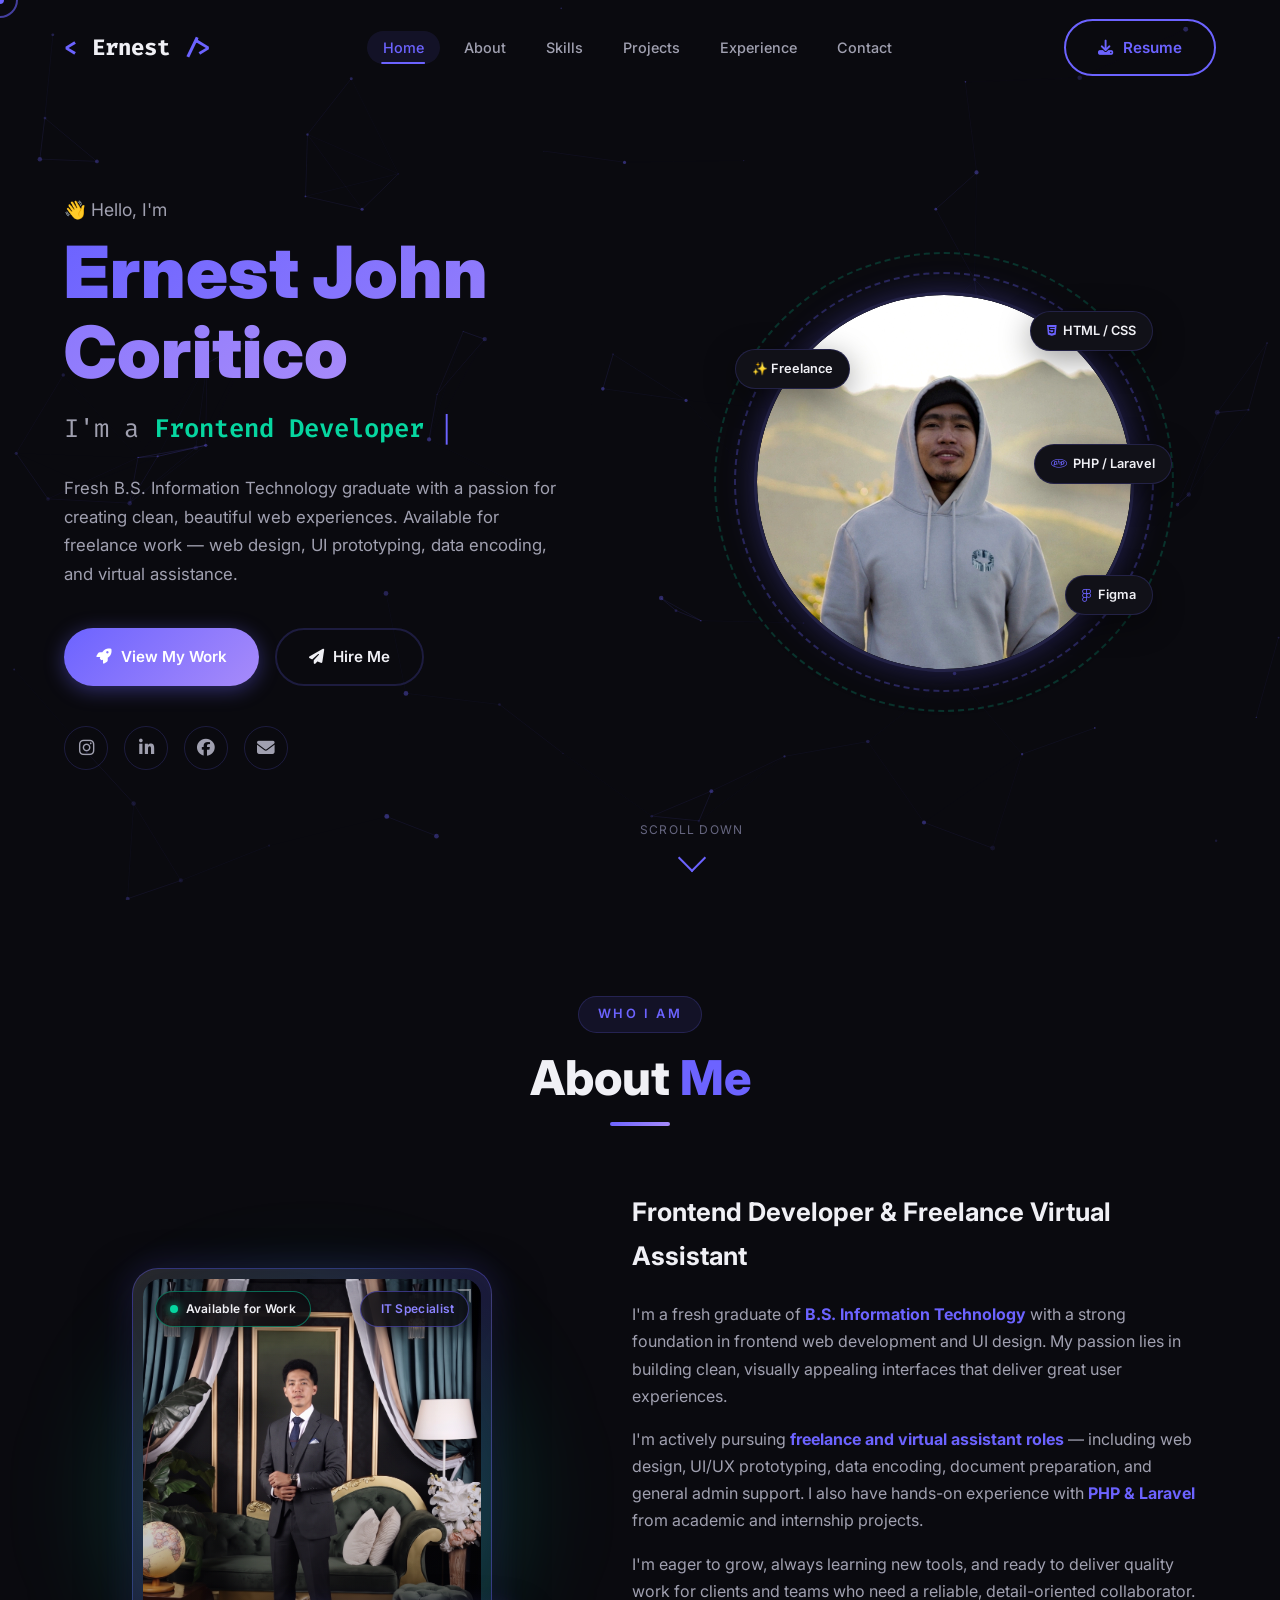
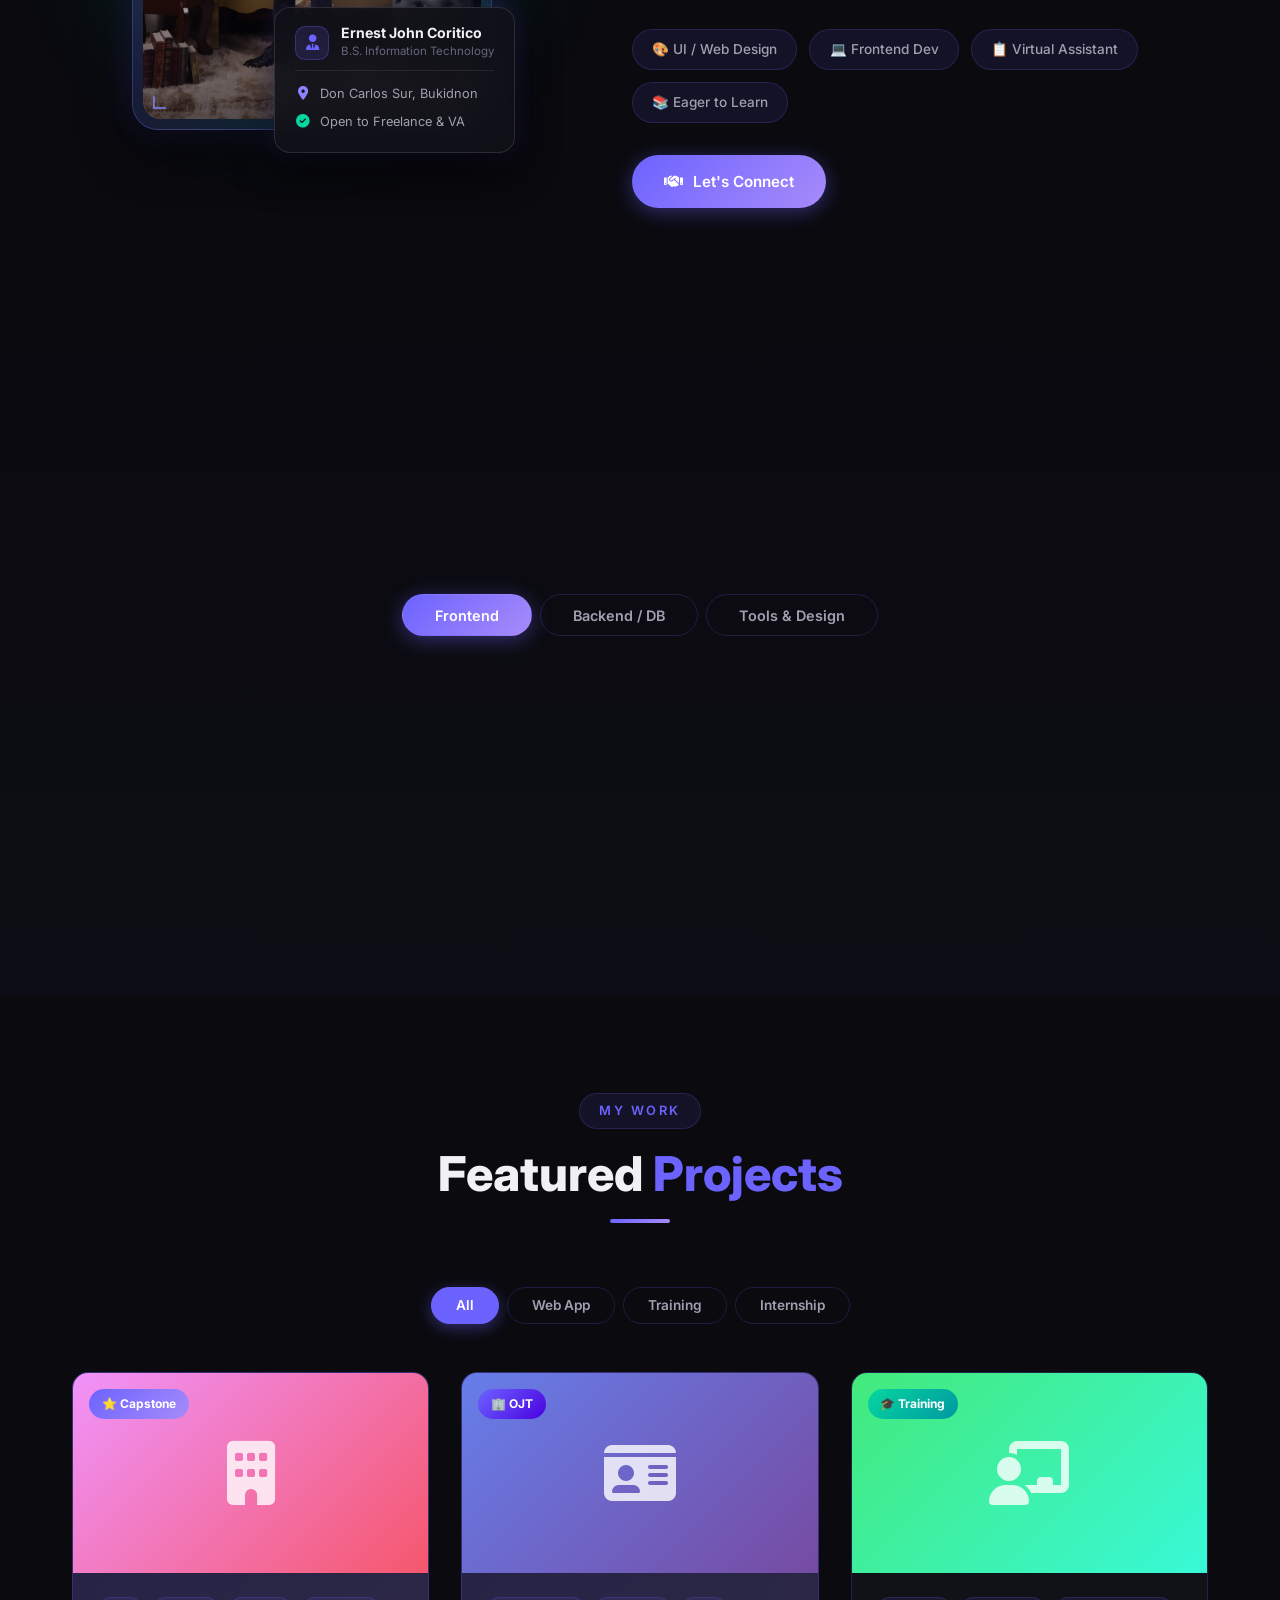
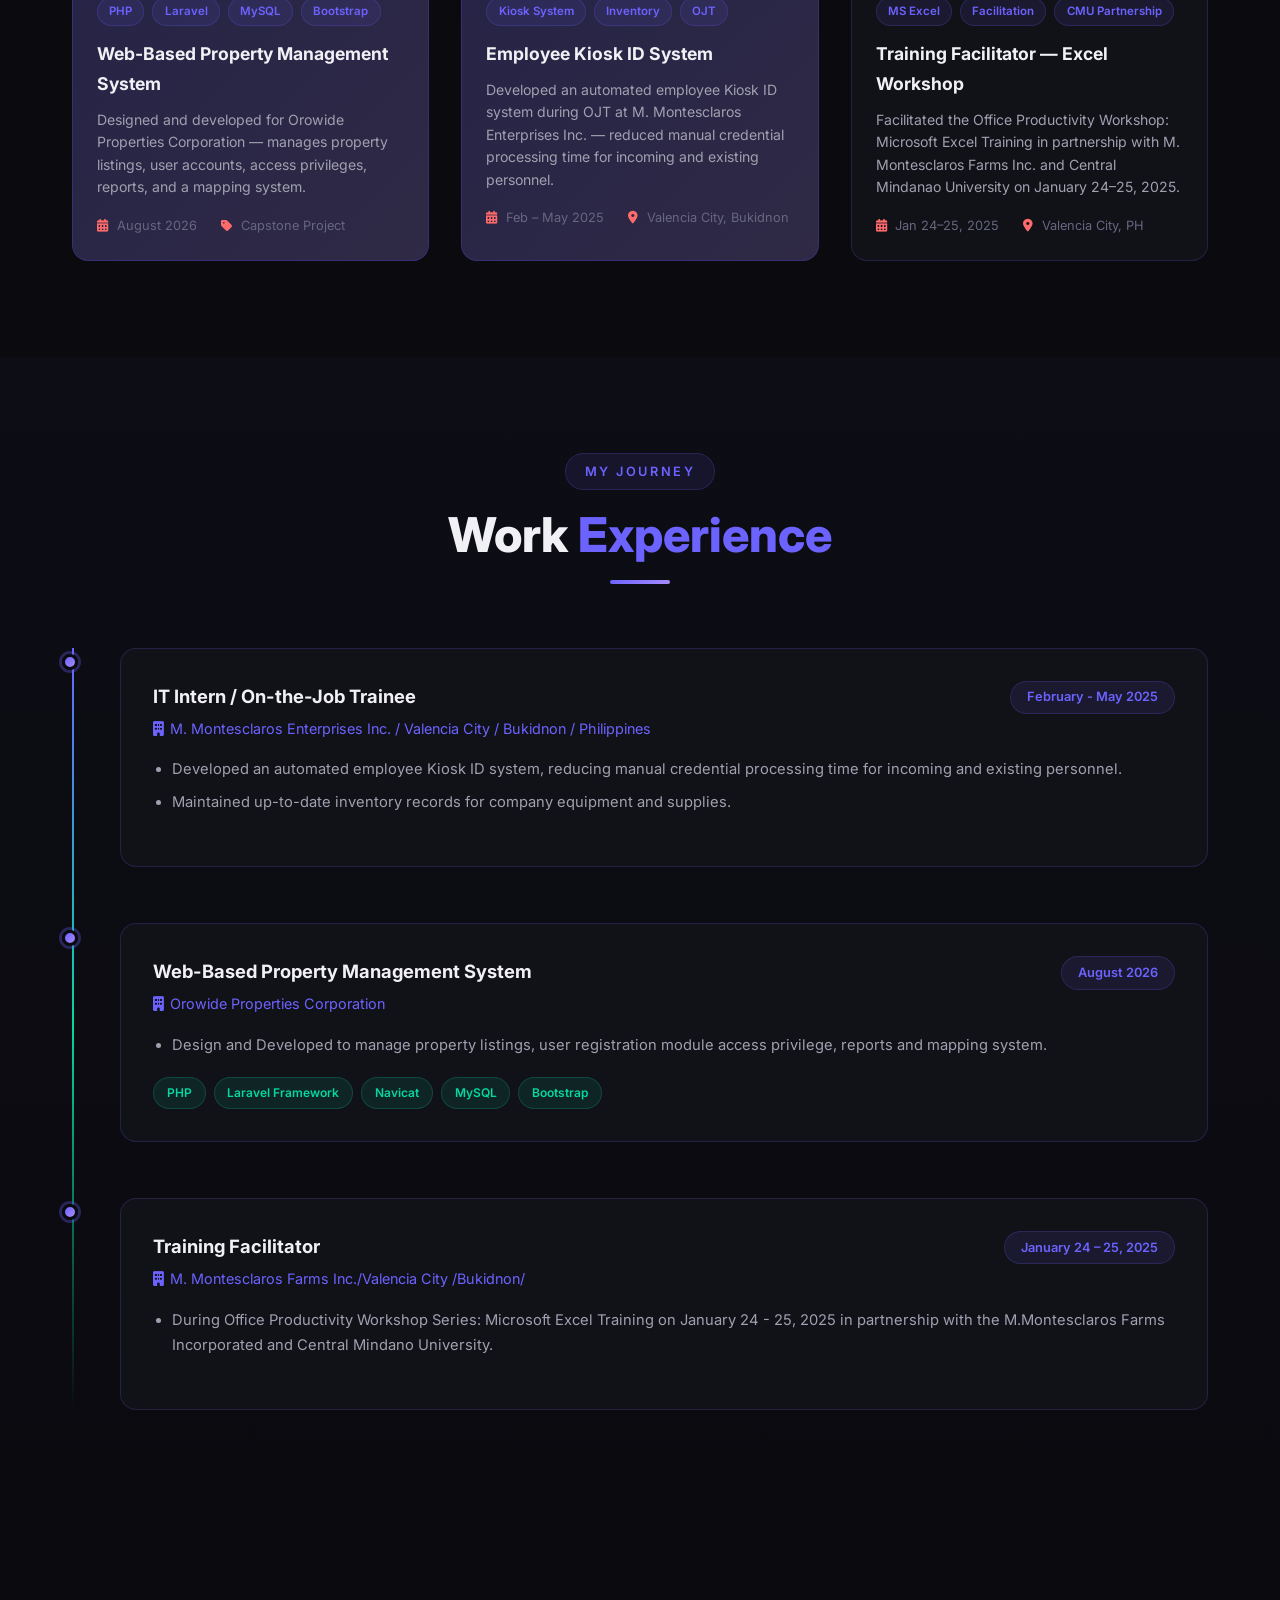
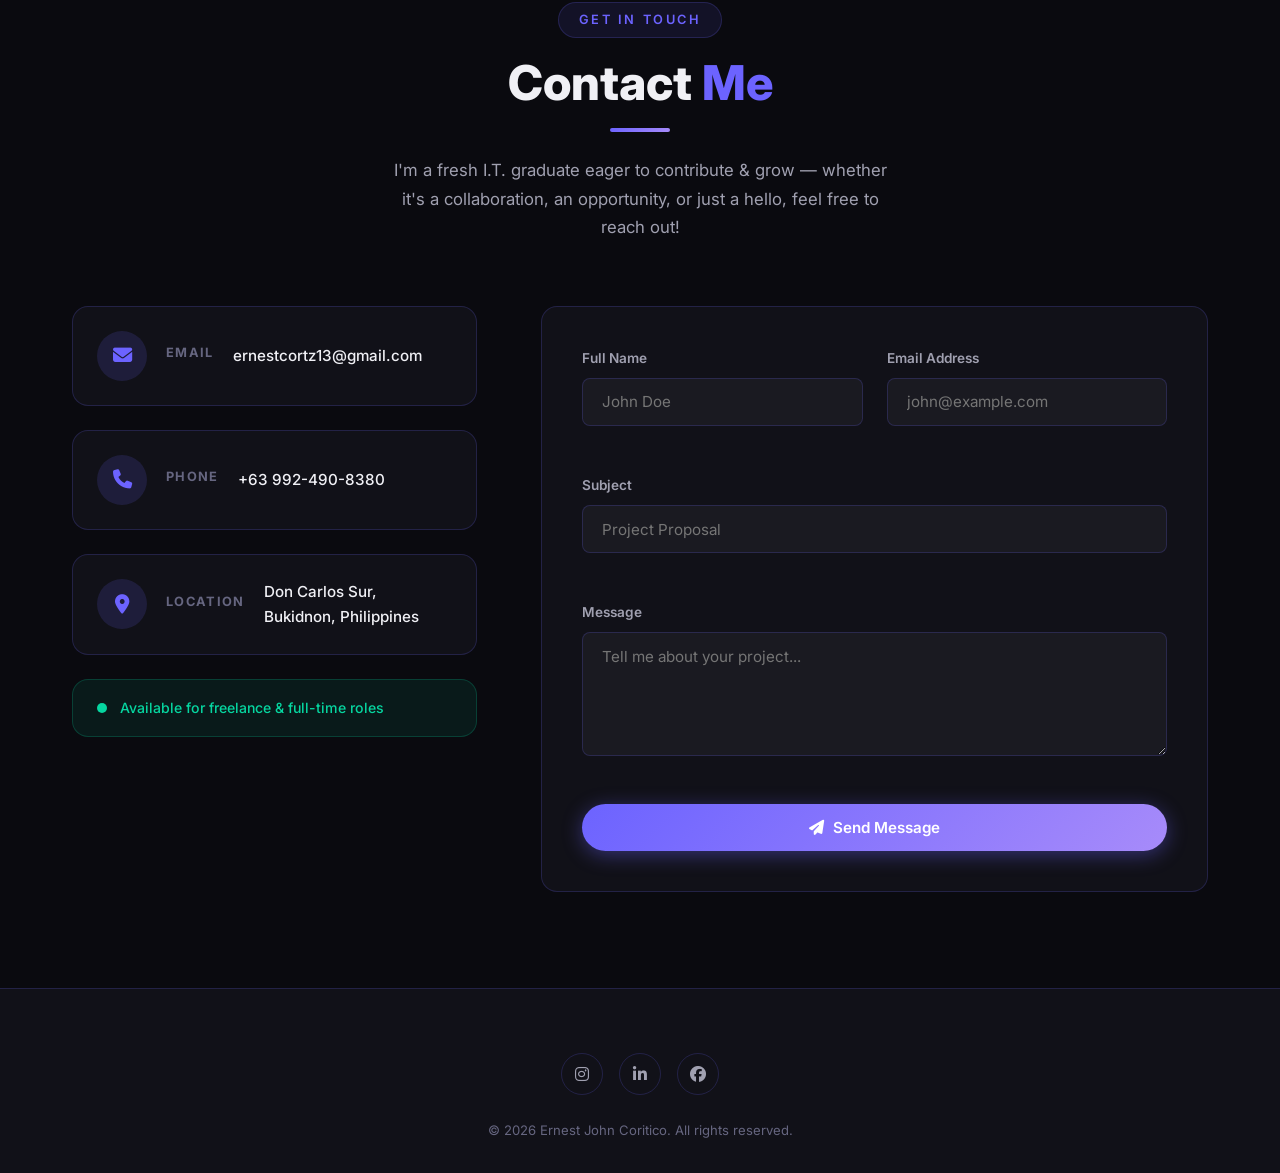
<file: index.html>
<!DOCTYPE html>
<html lang="en">

<head>
  <meta charset="UTF-8" />
  <meta name="viewport" content="width=device-width, initial-scale=1.0" />
  <title>My Portfolio | Full-Stack Developer</title>
  <link rel="stylesheet" href="css/style.css" />
  <link rel="stylesheet" href="css/animations.css" />
  <!-- Font Awesome Icons -->
  <link rel="stylesheet" href="https://cdnjs.cloudflare.com/ajax/libs/font-awesome/6.5.0/css/all.min.css" />
  <!-- Google Fonts -->
  <link
    href="https://fonts.googleapis.com/css2?family=Inter:wght@300;400;500;600;700;800;900&family=Fira+Code:wght@400;500&display=swap"
    rel="stylesheet" />
</head>

<body>
  <!-- Custom Cursor -->
  <div class="cursor-dot" id="cursorDot"></div>
  <div class="cursor-outline" id="cursorOutline"></div>

  <!-- Particle Background -->
  <canvas id="particleCanvas"></canvas>

  <!-- ===== NAVBAR ===== -->
  <nav class="navbar" id="navbar">
    <div class="nav-logo">
      <span class="logo-bracket">&lt;</span>
      <span class="logo-name">Ernest</span>
      <span class="logo-bracket">/&gt;</span>
    </div>
    <ul class="nav-links" id="navLinks">
      <li><a href="#home" class="nav-link active">Home</a></li>
      <li><a href="#about" class="nav-link">About</a></li>
      <li><a href="#skills" class="nav-link">Skills</a></li>
      <li><a href="#projects" class="nav-link">Projects</a></li>
      <li><a href="#experience" class="nav-link">Experience</a></li>
      <li><a href="#contact" class="nav-link">Contact</a></li>
    </ul>
    <a href="assets/resume.pdf" class="btn btn-outline" download>
      <i class="fas fa-download"></i> Resume
    </a>
    <button class="hamburger" id="hamburger" aria-label="Toggle menu">
      <span></span><span></span><span></span>
    </button>
  </nav>

  <!-- ===== HERO SECTION ===== -->
  <section class="hero" id="home">
    <div class="hero-content">
      <p class="hero-greeting">👋 Hello, I'm</p>
      <h1 class="hero-name">
        <span class="name-highlight">Ernest John Coritico</span>
      </h1>
      <div class="hero-title">
        <span>I'm a </span>
        <span class="typed-text" id="typedText"></span>
        <span class="cursor-blink">|</span>
      </div>
      <p class="hero-desc">
        Fresh B.S. Information Technology graduate with a passion for creating clean, beautiful web experiences.
        Available for freelance work — web design, UI prototyping, data encoding, and virtual assistance.
      </p>
      <div class="hero-cta">
        <a href="#projects" class="btn btn-primary">
          <i class="fas fa-rocket"></i> View My Work
        </a>
        <a href="#contact" class="btn btn-ghost">
          <i class="fas fa-paper-plane"></i> Hire Me
        </a>
      </div>
      <div class="hero-social">
        <a href="https://www.instagram.com/_.3rnest_/" target="_blank" rel="noopener"><i
            class="fab fa-instagram"></i></a>
        <a href="https://www.linkedin.com/in/ernest-john-coritico-a6823038a/" target="_blank" rel="noopener"><i
            class="fab fa-linkedin-in"></i></a>
        <a href="https://www.facebook.com/ernest.john.perges.coritico" target="_blank" rel="noopener"><i
            class="fab fa-facebook"></i></a>
        <a href="mailto:ernestcortz13@gmail.com" aria-label="Email"><i class="fas fa-envelope"></i></a>
      </div>
    </div>
    <div class="hero-visual">
      <div class="avatar-wrapper">
        <div class="avatar-ring"></div>
        <div class="avatar-ring ring-2"></div>
        <div class="avatar-container">
          <img src="assets/images/coritico.webp" alt="Ernest John Coritico" class="avatar-photo" />
        </div>
        <!-- Floating badges -->
        <div class="badge badge-1"><i class="fab fa-html5"></i> HTML / CSS</div>
        <div class="badge badge-2"><i class="fab fa-php"></i> PHP / Laravel</div>
        <div class="badge badge-3"><i class="fab fa-figma"></i> Figma</div>
        <div class="badge badge-4">✨ Freelance</div>
      </div>
    </div>
    <div class="scroll-indicator">
      <span>Scroll Down</span>
      <div class="scroll-arrow"></div>
    </div>
  </section>

  <!-- <section class="stats-banner">
    <div class="stat-item">
      <span class="stat-num" data-target="3">0</span><span>+</span>
      <p>Projects Built</p>
    </div>
    <div class="stat-divider"></div>
    <div class="stat-item">
      <span class="stat-num" data-target="3">0</span>
      <p>Months OJT</p>
    </div>
    <div class="stat-divider"></div>
    <div class="stat-item">
      <span class="stat-num" data-target="8">0</span><span>+</span>
      <p>Technologies</p>
    </div>
    <div class="stat-divider"></div>
    <div class="stat-item">
      <span class="stat-num" data-target="1">0</span>
      <p>Training Facilitated</p>
    </div>
  </section> -->

  <!-- ===== ABOUT SECTION ===== -->
  <section class="about section" id="about">
    <div class="container">
      <div class="section-header">
        <span class="section-tag">Who I Am</span>
        <h2 class="section-title">About <span class="highlight">Me</span></h2>
        <div class="section-line"></div>
      </div>
      <div class="about-grid">
        <div class="about-image-wrap">
          <div class="about-glow-backdrop"></div>
          <div class="about-image-card" id="aboutCard">
            <!-- Floating Top Badges -->
            <div class="about-badge-status">
              <span class="status-dot"></span>
              <span>Available for Work</span>
            </div>
            <div class="about-badge-exp">
              <i class="fas fa-sparkles"></i>
              <span>IT Specialist</span>
            </div>

            <!-- Main Photo Frame -->
            <div class="about-photo-wrapper">
              <img src="assets/images/coritico2.jpg" alt="Ernest John Coritico - Full-Stack Developer &amp; VA" class="about-photo" />
              <div class="about-photo-overlay"></div>
              <div class="about-corner-accent tr"></div>
              <div class="about-corner-accent bl"></div>
            </div>

            <!-- Floating Glassmorphic Info Card -->
            <div class="about-info-card">
              <div class="info-card-header">
                <div class="info-avatar-icon">
                  <i class="fas fa-user-tie"></i>
                </div>
                <div>
                  <h4 class="info-name">Ernest John Coritico</h4>
                  <span class="info-role">B.S. Information Technology</span>
                </div>
              </div>
              <div class="info-card-divider"></div>
              <div class="info-row"><i class="fas fa-map-marker-alt"></i> Don Carlos Sur, Bukidnon</div>
              <div class="info-row"><i class="fas fa-check-circle"></i> Open to Freelance &amp; VA</div>
            </div>
          </div>
        </div>
        <div class="about-content">
          <h3>Frontend Developer &amp; Freelance Virtual Assistant</h3>
          <p>
            I'm a fresh graduate of <strong>B.S. Information Technology</strong> with a strong foundation in frontend
            web development and UI design. My passion lies in building clean, visually appealing interfaces that deliver
            great user experiences.
          </p>
          <p>
            I'm actively pursuing <strong>freelance and virtual assistant roles</strong> — including web design,
            UI/UX prototyping, data encoding, document preparation, and general admin support. I also have hands-on
            experience with <strong>PHP &amp; Laravel</strong> from academic and internship projects.
          </p>
          <p>
            I'm eager to grow, always learning new tools, and ready to deliver quality work for clients and teams
            who need a reliable, detail-oriented collaborator.
          </p>
          <div class="about-tags">
            <span class="tag">🎨 UI / Web Design</span>
            <span class="tag">💻 Frontend Dev</span>
            <span class="tag">📋 Virtual Assistant</span>
            <span class="tag">📚 Eager to Learn</span>
          </div>
          <a href="#contact" class="btn btn-primary" style="margin-top: 2rem">
            <i class="fas fa-handshake"></i> Let's Connect
          </a>
        </div>
      </div>
    </div>
  </section>

  <!-- ===== SKILLS SECTION ===== -->
  <section class="skills section" id="skills">
    <div class="container">
      <div class="section-header">
        <span class="section-tag">What I Know</span>
        <h2 class="section-title">My <span class="highlight">Skills</span></h2>
        <div class="section-line"></div>
      </div>
      <div class="skills-tabs">
        <button class="tab-btn active" data-tab="frontend">Frontend</button>
        <button class="tab-btn" data-tab="backend">Backend / DB</button>
        <button class="tab-btn" data-tab="tools">Tools &amp; Design</button>
      </div>
      <div class="skills-content">
        <!-- Frontend -->
        <div class="tab-content active" id="tab-frontend">
          <div class="skills-grid">
            <div class="skill-card">
              <div class="skill-icon" style="--color: #e34f26"><i class="fab fa-html5"></i></div>
              <span class="skill-name">HTML5</span>
            </div>
            <div class="skill-card">
              <div class="skill-icon" style="--color: #264de4"><i class="fab fa-css3-alt"></i></div>
              <span class="skill-name">CSS3 / Bootstrap</span>
            </div>
            <div class="skill-card">
              <div class="skill-icon" style="--color: #f7df1e"><i class="fab fa-js"></i></div>
              <span class="skill-name">JavaScript</span>
            </div>
            <div class="skill-card">
              <div class="skill-icon" style="--color: #8b5cf6"><i class="fas fa-paint-brush"></i></div>
              <span class="skill-name">Responsive Design</span>
            </div>
            <div class="skill-card">
              <div class="skill-icon" style="--color: #06b6d4"><i class="fas fa-mobile-alt"></i></div>
              <span class="skill-name">UI Prototyping</span>
            </div>
            <div class="skill-card">
              <div class="skill-icon" style="--color: #f05032"><i class="fab fa-git-alt"></i></div>
              <span class="skill-name">Git / GitHub</span>
            </div>
          </div>
        </div>
        <!-- Backend / DB -->
        <div class="tab-content" id="tab-backend">
          <div class="skills-grid">
            <div class="skill-card">
              <div class="skill-icon" style="--color: #777bb4"><i class="fab fa-php"></i></div>
              <span class="skill-name">PHP</span>
            </div>
            <div class="skill-card">
              <div class="skill-icon" style="--color: #ff2d20"><i class="fas fa-fire"></i></div>
              <span class="skill-name">Laravel Framework</span>
            </div>
            <div class="skill-card">
              <div class="skill-icon" style="--color: #4479a1"><i class="fas fa-database"></i></div>
              <span class="skill-name">MySQL</span>
            </div>
            <div class="skill-card">
              <div class="skill-icon" style="--color: #00618a"><i class="fas fa-table"></i></div>
              <span class="skill-name">Navicat / DB Admin</span>
            </div>
            <div class="skill-card">
              <div class="skill-icon" style="--color: #06d6a0"><i class="fas fa-code-branch"></i></div>
              <span class="skill-name">RESTful APIs</span>
            </div>
            <div class="skill-card">
              <div class="skill-icon" style="--color: #f7931e"><i class="fas fa-map-marked-alt"></i></div>
              <span class="skill-name">Mapping / GIS Basics</span>
            </div>
          </div>
        </div>
        <!-- Tools & Design -->
        <div class="tab-content" id="tab-tools">
          <div class="skills-grid">
            <div class="skill-card">
              <div class="skill-icon" style="--color: #f24e1e"><i class="fab fa-figma"></i></div>
              <span class="skill-name">Figma</span>
            </div>
            <div class="skill-card">
              <div class="skill-icon" style="--color: #00c4cc"><i class="fas fa-palette"></i></div>
              <span class="skill-name">Canva</span>
            </div>
            <div class="skill-card">
              <div class="skill-icon" style="--color: #217346"><i class="fas fa-file-excel"></i></div>
              <span class="skill-name">MS Excel / Sheets</span>
            </div>
            <div class="skill-card">
              <div class="skill-icon" style="--color: #2b579a"><i class="fas fa-file-word"></i></div>
              <span class="skill-name">MS Word / Docs</span>
            </div>
            <div class="skill-card">
              <div class="skill-icon" style="--color: #d83b01"><i class="fas fa-file-powerpoint"></i></div>
              <span class="skill-name">PowerPoint / Slides</span>
            </div>
            <div class="skill-card">
              <div class="skill-icon" style="--color: #f05032"><i class="fab fa-git-alt"></i></div>
              <span class="skill-name">Git / GitHub</span>
            </div>
          </div>
        </div>
      </div>
    </div>
  </section>

  <!-- ===== PROJECTS SECTION ===== -->
  <section class="projects section" id="projects">
    <div class="container">
      <div class="section-header">
        <span class="section-tag">My Work</span>
        <h2 class="section-title">Featured <span class="highlight">Projects</span></h2>
        <div class="section-line"></div>
      </div>
      <div class="project-filters">
        <button class="filter-btn active" data-filter="all">All</button>
        <button class="filter-btn" data-filter="web">Web App</button>
        <button class="filter-btn" data-filter="training">Training</button>
        <button class="filter-btn" data-filter="internship">Internship</button>
      </div>
      <div class="projects-grid" id="projectsGrid">

        <!-- Capstone Project -->
        <div class="project-card featured" data-category="web">
          <div class="project-featured-badge">⭐ Capstone</div>
          <div class="project-img">
            <div class="project-img-placeholder gradient-2">
              <i class="fas fa-building"></i>
            </div>
            <div class="project-overlay">
              <a href="https://github.com/CODIE-lang" class="btn-icon" title="View Code"><i
                  class="fab fa-github"></i></a>
            </div>
          </div>
          <div class="project-info">
            <div class="project-tags">
              <span>PHP</span><span>Laravel</span><span>MySQL</span><span>Bootstrap</span>
            </div>
            <h3>Web-Based Property Management System</h3>
            <p>Designed and developed for Orowide Properties Corporation — manages property listings, user accounts,
              access privileges, reports, and a mapping system.</p>
            <div class="project-stats">
              <span><i class="fas fa-calendar-alt"></i> August 2026</span>
              <span><i class="fas fa-tag"></i> Capstone Project</span>
            </div>
          </div>
        </div>

        <!-- Internship Project -->
        <div class="project-card featured" data-category="internship">
          <div class="project-featured-badge" style="background: linear-gradient(135deg,#6c63ff,#4a00e0)">🏢 OJT</div>
          <div class="project-img">
            <div class="project-img-placeholder gradient-1">
              <i class="fas fa-id-card"></i>
            </div>
            <div class="project-overlay">
              <a href="#" class="btn-icon" title="More Info"><i class="fas fa-info-circle"></i></a>
            </div>
          </div>
          <div class="project-info">
            <div class="project-tags">
              <span>Kiosk System</span><span>Inventory</span><span>OJT</span>
            </div>
            <h3>Employee Kiosk ID System</h3>
            <p>Developed an automated employee Kiosk ID system during OJT at M. Montesclaros Enterprises Inc. — reduced
              manual credential processing time for incoming and existing personnel.</p>
            <div class="project-stats">
              <span><i class="fas fa-calendar-alt"></i> Feb – May 2025</span>
              <span><i class="fas fa-map-marker-alt"></i> Valencia City, Bukidnon</span>
            </div>
          </div>
        </div>

        <!-- Training Facilitation -->
        <div class="project-card" data-category="training">
          <div class="project-featured-badge" style="background: linear-gradient(135deg,#06d6a0,#0098a1)">🎓 Training
          </div>
          <div class="project-img">
            <div class="project-img-placeholder gradient-4">
              <i class="fas fa-chalkboard-teacher"></i>
            </div>
            <div class="project-overlay">
              <a href="#" class="btn-icon" title="Certificate"><i class="fas fa-certificate"></i></a>
            </div>
          </div>
          <div class="project-info">
            <div class="project-tags">
              <span>MS Excel</span><span>Facilitation</span><span>CMU Partnership</span>
            </div>
            <h3>Training Facilitator — Excel Workshop</h3>
            <p>Facilitated the Office Productivity Workshop: Microsoft Excel Training in partnership with M.
              Montesclaros Farms Inc. and Central Mindanao University on January 24–25, 2025.</p>
            <div class="project-stats">
              <span><i class="fas fa-calendar-alt"></i> Jan 24–25, 2025</span>
              <span><i class="fas fa-map-marker-alt"></i> Valencia City, PH</span>
            </div>
          </div>
        </div>

      </div>
      <!-- <div class="projects-cta">
        <a href="https://github.com/CODIE-lang" target="_blank" rel="noopener" class="btn btn-outline">
          <i class="fab fa-github"></i> View My GitHub
        </a>
      </div> -->
    </div>
  </section>

  <!-- ===== EXPERIENCE SECTION ===== -->
  <section class="experience section" id="experience">
    <div class="container">
      <div class="section-header">
        <span class="section-tag">My Journey</span>
        <h2 class="section-title">Work <span class="highlight">Experience</span></h2>
        <div class="section-line"></div>
      </div>
      <div class="timeline">
        <div class="timeline-item">
          <div class="timeline-dot"></div>
          <div class="timeline-content">
            <div class="timeline-header">
              <div>
                <h3>IT Intern / On-the-Job Trainee</h3>
                <p class="company"><i class="fas fa-building"></i>M. Montesclaros Enterprises Inc. / Valencia City /
                  Bukidnon / Philippines</p>
              </div>
              <span class="timeline-date"> February - May 2025</span>
            </div>
            <ul>
              <!-- <li></li> -->
              <li>Developed an automated employee Kiosk ID system, reducing manual credential processing time for
                incoming and existing personnel.</li>
              <li>Maintained up-to-date inventory records for company equipment and supplies.</li>
            </ul>
            <div class="timeline-tags">
              <!-- <span>React</span><span>AWS</span><span>Kubernetes</span><span>TypeScript</span> -->
            </div>
          </div>
        </div>

        <div class="timeline-item">
          <div class="timeline-dot"></div>
          <div class="timeline-content">
            <div class="timeline-header">
              <div>
                <h3>Web-Based Property Management System</h3>
                <p class="company"><i class="fas fa-building"></i>Orowide Properties Corporation</p>
              </div>
              <span class="timeline-date">August 2026</span>
            </div>
            <ul>
              <li>Design and Developed to manage property listings, user registration module access privilege, reports
                and mapping system.</li>
              <!-- <li></li>
              <li></li> -->
            </ul>
            <div class="timeline-tags">
              <span>PHP</span><span>Laravel Framework</span><span>Navicat</span><span>MySQL</span><span>Bootstrap</span>
            </div>
          </div>
        </div>

        <div class="timeline-item">
          <div class="timeline-dot"></div>
          <div class="timeline-content">
            <div class="timeline-header">
              <div>
                <h3>Training Facilitator</h3>
                <p class="company"><i class="fas fa-building"></i>M. Montesclaros Farms Inc./Valencia City /Bukidnon/
                </p>
              </div>
              <span class="timeline-date">January 24 – 25, 2025</span>
            </div>
            <ul>
              <li>During Office Productivity Workshop Series: Microsoft Excel Training on
                January 24 - 25, 2025 in partnership with the M.Montesclaros Farms Incorporated and Central Mindano
                University.
              </li>
            </ul>
            <div class="timeline-tags">
              <!-- <span>HTML/CSS</span><span>JavaScript</span><span>WordPress</span><span>PHP</span> -->
            </div>
          </div>
        </div>
      </div>
    </div>
  </section>

  <!-- ===== CONTACT SECTION ===== -->
  <section class="contact section" id="contact">
    <div class="container">
      <div class="section-header">
        <span class="section-tag">Get In Touch</span>
        <h2 class="section-title">Contact <span class="highlight">Me</span></h2>
        <div class="section-line"></div>
        <p class="section-desc">I'm a fresh I.T. graduate eager to contribute &amp; grow — whether it's a collaboration,
          an opportunity, or just a hello, feel free to reach out!</p>
      </div>
      <div class="contact-grid">
        <div class="contact-info">
          <div class="contact-card">
            <div class="contact-icon"><i class="fas fa-envelope"></i></div>
            <h4>Email</h4>
            <a href="mailto:ernestcortz13@gmail.com">ernestcortz13@gmail.com</a>
          </div>
          <div class="contact-card">
            <div class="contact-icon"><i class="fas fa-phone"></i></div>
            <h4>Phone</h4>
            <a href="tel:+11234567890">+63 992-490-8380</a>
          </div>
          <div class="contact-card">
            <div class="contact-icon"><i class="fas fa-map-marker-alt"></i></div>
            <h4>Location</h4>
            <p>Don Carlos Sur, Bukidnon, Philippines</p>
          </div>
          <div class="contact-availability">
            <div class="avail-dot"></div>
            <span>Available for freelance &amp; full-time roles</span>
          </div>
        </div>
        <form class="contact-form" id="contactForm" novalidate>
          <div class="form-row">
            <div class="form-group">
              <label for="name">Full Name</label>
              <input type="text" id="name" name="name" placeholder="John Doe" required />
              <span class="form-error" id="nameError"></span>
            </div>
            <div class="form-group">
              <label for="email">Email Address</label>
              <input type="email" id="email" name="email" placeholder="john@example.com" required />
              <span class="form-error" id="emailError"></span>
            </div>
          </div>
          <div class="form-group">
            <label for="subject">Subject</label>
            <input type="text" id="subject" name="subject" placeholder="Project Proposal" required />
            <span class="form-error" id="subjectError"></span>
          </div>
          <div class="form-group">
            <label for="message">Message</label>
            <textarea id="message" name="message" rows="5" placeholder="Tell me about your project..."
              required></textarea>
            <span class="form-error" id="messageError"></span>
          </div>
          <button type="submit" class="btn btn-primary btn-full">
            <i class="fas fa-paper-plane"></i> Send Message
          </button>
          <div class="form-success" id="formSuccess">
            <i class="fas fa-check-circle"></i> Thank you for reaching out! Your message has been received and I'll get
            back to you as soon as possible. 😊
          </div>
        </form>
      </div>
    </div>
  </section>

  <!-- ===== FOOTER ===== -->
  <footer class="footer">
    <div class="footer-content">
      <div class="footer-logo">
        <!-- <span class="logo-bracket">&lt;</span>
        <span class="logo-name">Ernest John Coritico</span>
        <span class="logo-bracket">/&gt;</span> -->
      </div>
      <div class="footer-social">
        <a href="https://www.instagram.com/_.3rnest_/" target="_blank" rel="noopener"><i
            class="fab fa-instagram"></i></a>
        <a href="https://www.linkedin.com/in/ernest-john-coritico-a6823038a/" target="_blank" rel="noopener"><i
            class="fab fa-linkedin-in"></i></a>
        <a href="https://www.facebook.com/ernest.john.perges.coritico" target="_blank" rel="noopener"><i
            class="fab fa-facebook"></i></a>
      </div>
    </div>
    <p class="footer-copy">&copy; 2026 Ernest John Coritico. All rights reserved.</p>
  </footer>

  <!-- Back to Top -->
  <button class="back-to-top" id="backToTop" aria-label="Back to top">
    <i class="fas fa-arrow-up"></i>
  </button>

  <script src="js/particles.js"></script>
  <script src="js/main.js"></script>
</body>

</html>
</file>
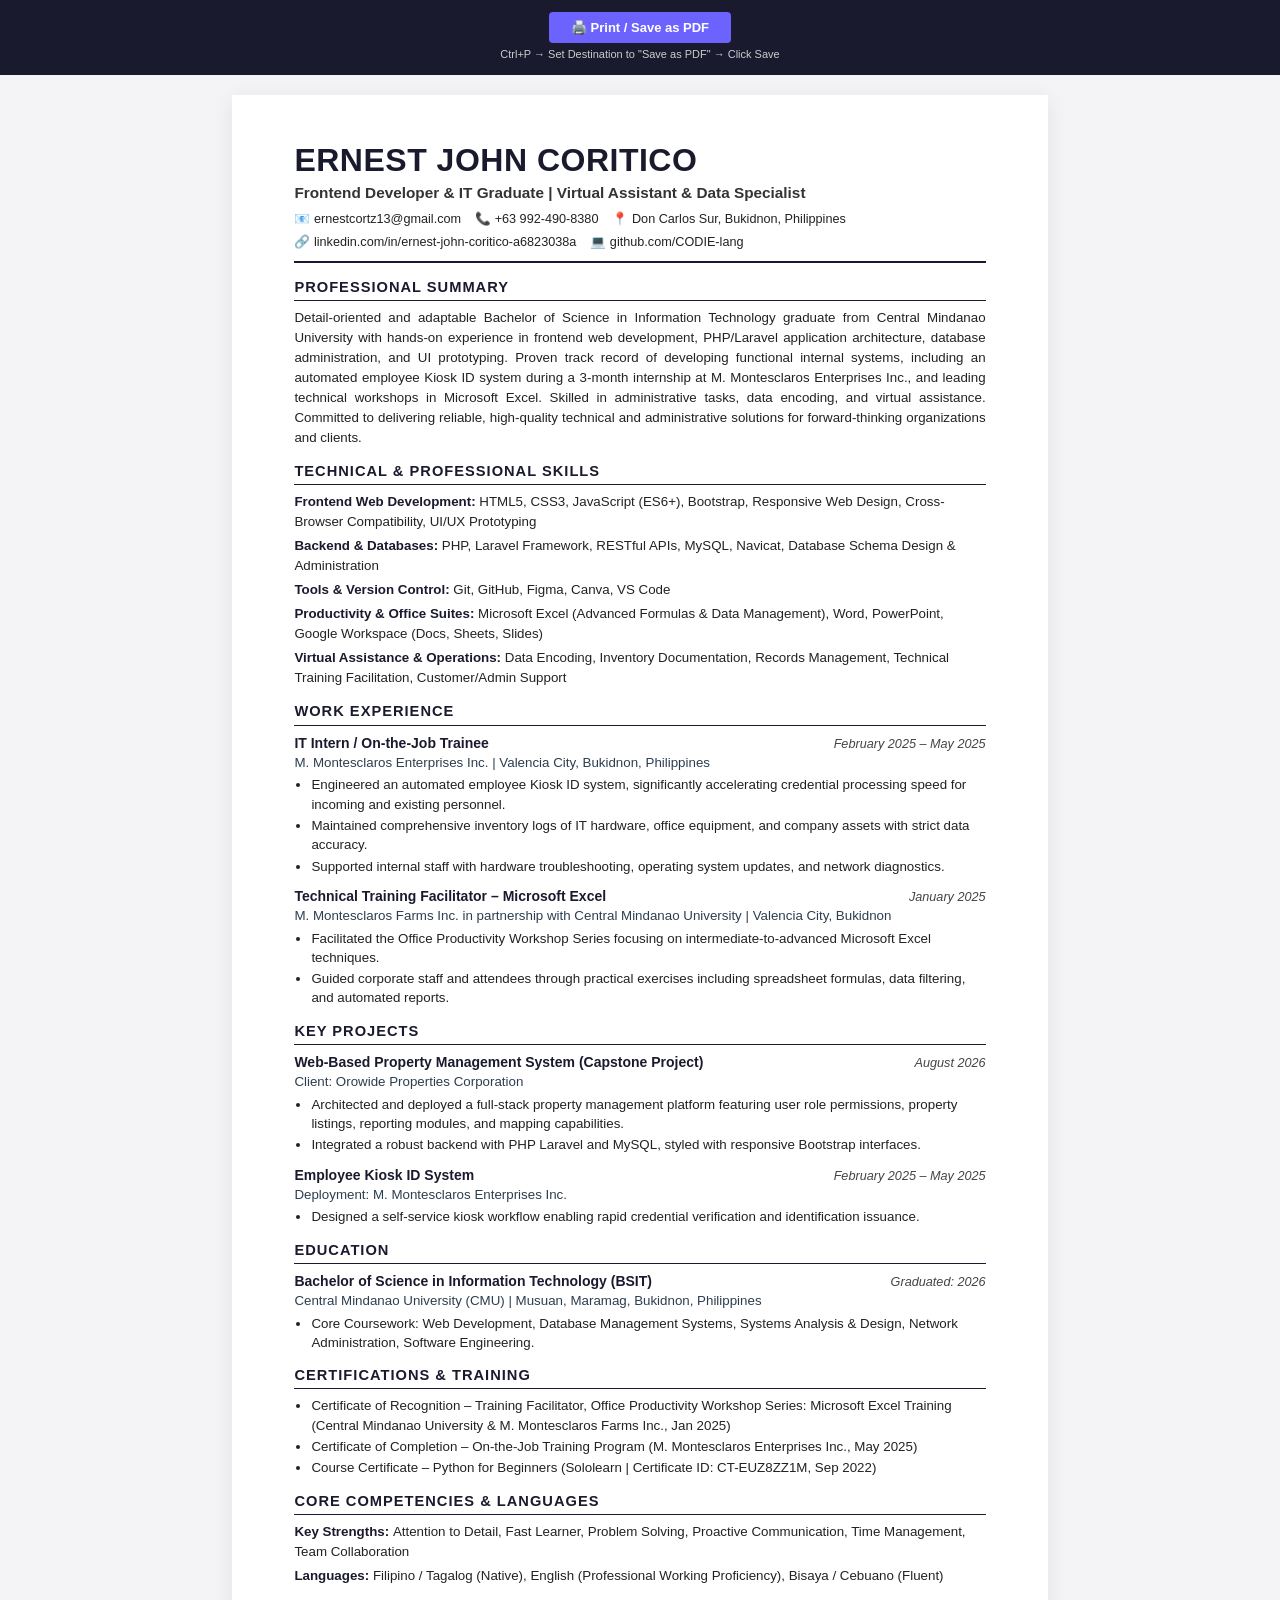
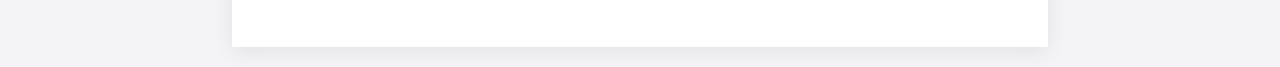
<file: resume.html>
<!DOCTYPE html>
<html lang="en">
<head>
  <meta charset="UTF-8" />
  <meta name="viewport" content="width=device-width, initial-scale=1.0" />
  <title>Ernest John Coritico – Resume</title>
  <style>
    /* ===== ATS-FRIENDLY RESUME STYLES ===== */
    @page {
      size: letter portrait;
      margin: 0.5in;
    }

    * {
      margin: 0;
      padding: 0;
      box-sizing: border-box;
    }

    body {
      font-family: 'Calibri', 'Arial', Helvetica, sans-serif;
      font-size: 10.5pt;
      line-height: 1.45;
      color: #111111;
      background: #f4f4f7;
    }

    .page {
      max-width: 8.5in;
      margin: 20px auto;
      background: #ffffff;
      padding: 0.5in 0.65in;
      box-shadow: 0 4px 20px rgba(0,0,0,0.08);
    }

    /* ── HEADER ── */
    .resume-header {
      border-bottom: 2px solid #1a1a2e;
      padding-bottom: 10px;
      margin-bottom: 14px;
    }

    .resume-name {
      font-size: 24pt;
      font-weight: 700;
      letter-spacing: 0.5px;
      color: #1a1a2e;
      text-transform: uppercase;
      line-height: 1.1;
    }

    .resume-title {
      font-size: 11.5pt;
      font-weight: 600;
      color: #333333;
      margin-top: 4px;
    }

    .resume-contact {
      margin-top: 6px;
      font-size: 9.5pt;
      color: #222222;
      display: flex;
      flex-wrap: wrap;
      gap: 4px 14px;
    }

    .resume-contact span {
      display: inline-flex;
      align-items: center;
    }

    /* ── SECTIONS ── */
    .section {
      margin-bottom: 13px;
    }

    .section-title {
      font-size: 11pt;
      font-weight: 700;
      text-transform: uppercase;
      letter-spacing: 1px;
      color: #1a1a2e;
      border-bottom: 1.5px solid #1a1a2e;
      padding-bottom: 2px;
      margin-bottom: 7px;
    }

    /* ── ENTRIES ── */
    .entry {
      margin-bottom: 10px;
    }

    .entry:last-child {
      margin-bottom: 0;
    }

    .entry-header {
      display: flex;
      justify-content: space-between;
      align-items: baseline;
      flex-wrap: wrap;
    }

    .entry-title {
      font-size: 10.5pt;
      font-weight: 700;
      color: #1a1a2e;
    }

    .entry-date {
      font-size: 9.5pt;
      color: #444444;
      font-style: italic;
      white-space: nowrap;
    }

    .entry-org {
      font-size: 10pt;
      font-weight: 500;
      color: #2c3e50;
      margin-bottom: 3px;
    }

    .entry ul {
      padding-left: 17px;
      margin-top: 3px;
    }

    .entry ul li {
      font-size: 10pt;
      color: #222222;
      margin-bottom: 2px;
    }

    /* ── SKILLS ── */
    .skills-block {
      font-size: 10pt;
      color: #222222;
      line-height: 1.5;
    }

    .skills-block p {
      margin-bottom: 4px;
    }

    .skills-block p:last-child {
      margin-bottom: 0;
    }

    .skill-category {
      font-weight: 700;
      color: #1a1a2e;
    }

    .summary-text {
      font-size: 10pt;
      color: #222222;
      line-height: 1.5;
      text-align: justify;
    }

    /* ── PRINT MEDIA RULES ── */
    @media print {
      body {
        background: #ffffff !important;
        font-size: 10pt;
      }
      .page {
        margin: 0 !important;
        padding: 0 !important;
        box-shadow: none !important;
        max-width: 100% !important;
        width: 100% !important;
      }
      .no-print {
        display: none !important;
      }
    }

    .print-bar {
      text-align: center;
      padding: 12px;
      background: #1a1a2e;
    }

    .print-btn {
      display: inline-block;
      padding: 8px 22px;
      background: #6c63ff;
      color: #fff;
      border: none;
      border-radius: 4px;
      font-size: 13px;
      font-weight: 600;
      cursor: pointer;
      text-decoration: none;
    }

    .print-btn:hover {
      background: #5a52e0;
    }

    .print-hint {
      color: #ccc;
      font-size: 11px;
      margin-top: 4px;
    }
  </style>
</head>
<body>

  <!-- Screen Only Toolbar -->
  <div class="print-bar no-print">
    <button class="print-btn" onclick="window.print()">🖨️ Print / Save as PDF</button>
    <div class="print-hint">Ctrl+P → Set Destination to "Save as PDF" → Click Save</div>
  </div>

  <div class="page">

    <!-- ── HEADER ── -->
    <header class="resume-header">
      <h1 class="resume-name">Ernest John Coritico</h1>
      <div class="resume-title">Frontend Developer &amp; IT Graduate | Virtual Assistant &amp; Data Specialist</div>
      <div class="resume-contact">
        <span>📧 ernestcortz13@gmail.com</span>
        <span>📞 +63 992-490-8380</span>
        <span>📍 Don Carlos Sur, Bukidnon, Philippines</span>
        <span>🔗 linkedin.com/in/ernest-john-coritico-a6823038a</span>
        <span>💻 github.com/CODIE-lang</span>
      </div>
    </header>

    <!-- ── PROFESSIONAL SUMMARY ── -->
    <section class="section">
      <h2 class="section-title">Professional Summary</h2>
      <p class="summary-text">
        Detail-oriented and adaptable Bachelor of Science in Information Technology graduate from Central Mindanao University with hands-on experience in frontend web development, PHP/Laravel application architecture, database administration, and UI prototyping. Proven track record of developing functional internal systems, including an automated employee Kiosk ID system during a 3-month internship at M. Montesclaros Enterprises Inc., and leading technical workshops in Microsoft Excel. Skilled in administrative tasks, data encoding, and virtual assistance. Committed to delivering reliable, high-quality technical and administrative solutions for forward-thinking organizations and clients.
      </p>
    </section>

    <!-- ── TECHNICAL & PROFESSIONAL SKILLS ── -->
    <section class="section">
      <h2 class="section-title">Technical &amp; Professional Skills</h2>
      <div class="skills-block">
        <p>
          <span class="skill-category">Frontend Web Development: </span>
          HTML5, CSS3, JavaScript (ES6+), Bootstrap, Responsive Web Design, Cross-Browser Compatibility, UI/UX Prototyping
        </p>
        <p>
          <span class="skill-category">Backend &amp; Databases: </span>
          PHP, Laravel Framework, RESTful APIs, MySQL, Navicat, Database Schema Design &amp; Administration
        </p>
        <p>
          <span class="skill-category">Tools &amp; Version Control: </span>
          Git, GitHub, Figma, Canva, VS Code
        </p>
        <p>
          <span class="skill-category">Productivity &amp; Office Suites: </span>
          Microsoft Excel (Advanced Formulas &amp; Data Management), Word, PowerPoint, Google Workspace (Docs, Sheets, Slides)
        </p>
        <p>
          <span class="skill-category">Virtual Assistance &amp; Operations: </span>
          Data Encoding, Inventory Documentation, Records Management, Technical Training Facilitation, Customer/Admin Support
        </p>
      </div>
    </section>

    <!-- ── WORK EXPERIENCE ── -->
    <section class="section">
      <h2 class="section-title">Work Experience</h2>

      <!-- OJT -->
      <div class="entry">
        <div class="entry-header">
          <span class="entry-title">IT Intern / On-the-Job Trainee</span>
          <span class="entry-date">February 2025 – May 2025</span>
        </div>
        <div class="entry-org">M. Montesclaros Enterprises Inc. | Valencia City, Bukidnon, Philippines</div>
        <ul>
          <li>Engineered an automated employee Kiosk ID system, significantly accelerating credential processing speed for incoming and existing personnel.</li>
          <li>Maintained comprehensive inventory logs of IT hardware, office equipment, and company assets with strict data accuracy.</li>
          <li>Supported internal staff with hardware troubleshooting, operating system updates, and network diagnostics.</li>
        </ul>
      </div>

      <!-- Training Facilitator -->
      <div class="entry">
        <div class="entry-header">
          <span class="entry-title">Technical Training Facilitator – Microsoft Excel</span>
          <span class="entry-date">January 2025</span>
        </div>
        <div class="entry-org">M. Montesclaros Farms Inc. in partnership with Central Mindanao University | Valencia City, Bukidnon</div>
        <ul>
          <li>Facilitated the Office Productivity Workshop Series focusing on intermediate-to-advanced Microsoft Excel techniques.</li>
          <li>Guided corporate staff and attendees through practical exercises including spreadsheet formulas, data filtering, and automated reports.</li>
        </ul>
      </div>

    </section>

    <!-- ── KEY PROJECTS ── -->
    <section class="section">
      <h2 class="section-title">Key Projects</h2>

      <!-- Capstone -->
      <div class="entry">
        <div class="entry-header">
          <span class="entry-title">Web-Based Property Management System (Capstone Project)</span>
          <span class="entry-date">August 2026</span>
        </div>
        <div class="entry-org">Client: Orowide Properties Corporation</div>
        <ul>
          <li>Architected and deployed a full-stack property management platform featuring user role permissions, property listings, reporting modules, and mapping capabilities.</li>
          <li>Integrated a robust backend with PHP Laravel and MySQL, styled with responsive Bootstrap interfaces.</li>
        </ul>
      </div>

      <!-- Kiosk -->
      <div class="entry">
        <div class="entry-header">
          <span class="entry-title">Employee Kiosk ID System</span>
          <span class="entry-date">February 2025 – May 2025</span>
        </div>
        <div class="entry-org">Deployment: M. Montesclaros Enterprises Inc.</div>
        <ul>
          <li>Designed a self-service kiosk workflow enabling rapid credential verification and identification issuance.</li>
        </ul>
      </div>

    </section>

    <!-- ── EDUCATION ── -->
    <section class="section">
      <h2 class="section-title">Education</h2>
      <div class="entry">
        <div class="entry-header">
          <span class="entry-title">Bachelor of Science in Information Technology (BSIT)</span>
          <span class="entry-date">Graduated: 2026</span>
        </div>
        <div class="entry-org">Central Mindanao University (CMU) | Musuan, Maramag, Bukidnon, Philippines</div>
        <ul>
          <li>Core Coursework: Web Development, Database Management Systems, Systems Analysis &amp; Design, Network Administration, Software Engineering.</li>
        </ul>
      </div>
    </section>

    <!-- ── CERTIFICATIONS & RECOGNITION ── -->
    <section class="section">
      <h2 class="section-title">Certifications &amp; Training</h2>
      <div class="entry">
        <ul>
          <li>Certificate of Recognition – Training Facilitator, Office Productivity Workshop Series: Microsoft Excel Training (Central Mindanao University &amp; M. Montesclaros Farms Inc., Jan 2025)</li>
          <li>Certificate of Completion – On-the-Job Training Program (M. Montesclaros Enterprises Inc., May 2025)</li>
          <li>Course Certificate – Python for Beginners (Sololearn | Certificate ID: CT-EUZ8ZZ1M, Sep 2022)</li>
        </ul>
      </div>
    </section>

    <!-- ── KEY STRENGTHS & LANGUAGES ── -->
    <section class="section">
      <h2 class="section-title">Core Competencies &amp; Languages</h2>
      <div class="skills-block">
        <p>
          <span class="skill-category">Key Strengths: </span>
          Attention to Detail, Fast Learner, Problem Solving, Proactive Communication, Time Management, Team Collaboration
        </p>
        <p>
          <span class="skill-category">Languages: </span>
          Filipino / Tagalog (Native), English (Professional Working Proficiency), Bisaya / Cebuano (Fluent)
        </p>
      </div>
    </section>

  </div>

</body>
</html>
</file>
<file: css/style.css>
/* ================================================
   PORTFOLIO CSS - MAIN STYLES
   ================================================ */

/* ---- VARIABLES ---- */
:root {
  --primary: #6c63ff;
  --primary-light: #8b83ff;
  --primary-dark: #4f46e5;
  --secondary: #06d6a0;
  --accent: #ff6b6b;
  --bg-dark: #0a0a0f;
  --bg-card: #111118;
  --bg-card-hover: #1a1a24;
  --text-primary: #f0f0f5;
  --text-secondary: #a0a0b0;
  --text-muted: #666680;
  --border: rgba(108, 99, 255, 0.2);
  --border-hover: rgba(108, 99, 255, 0.5);
  --gradient-primary: linear-gradient(135deg, #6c63ff, #a78bfa);
  --gradient-secondary: linear-gradient(135deg, #06d6a0, #0ea5e9);
  --gradient-accent: linear-gradient(135deg, #ff6b6b, #f59e0b);
  --shadow-glow: 0 0 30px rgba(108, 99, 255, 0.3);
  --shadow-card: 0 8px 32px rgba(0, 0, 0, 0.4);
  --radius-sm: 8px;
  --radius-md: 16px;
  --radius-lg: 24px;
  --radius-full: 9999px;
  --transition: all 0.3s cubic-bezier(0.4, 0, 0.2, 1);
  --font-main: 'Inter', sans-serif;
  --font-code: 'Fira Code', monospace;
}

/* ---- RESET & BASE ---- */
*, *::before, *::after { box-sizing: border-box; margin: 0; padding: 0; }

html {
  scroll-behavior: smooth;
  font-size: 16px;
}

body {
  font-family: var(--font-main);
  background: var(--bg-dark);
  color: var(--text-primary);
  line-height: 1.7;
  overflow-x: hidden;
  cursor: none;
}

a { text-decoration: none; color: inherit; }
ul { list-style: none; }
img { max-width: 100%; }
button { cursor: none; border: none; background: none; font-family: inherit; }

/* ---- SCROLLBAR ---- */
::-webkit-scrollbar { width: 6px; }
::-webkit-scrollbar-track { background: var(--bg-dark); }
::-webkit-scrollbar-thumb { background: var(--primary); border-radius: var(--radius-full); }

/* ---- SELECTION ---- */
::selection { background: rgba(108, 99, 255, 0.4); color: #fff; }

/* ---- CUSTOM CURSOR ---- */
.cursor-dot {
  width: 8px; height: 8px;
  background: var(--primary);
  border-radius: 50%;
  position: fixed;
  top: 0; left: 0;
  pointer-events: none;
  z-index: 9999;
  transform: translate(-50%, -50%);
  transition: opacity 0.3s;
}
.cursor-outline {
  width: 36px; height: 36px;
  border: 2px solid rgba(108, 99, 255, 0.6);
  border-radius: 50%;
  position: fixed;
  top: 0; left: 0;
  pointer-events: none;
  z-index: 9998;
  transform: translate(-50%, -50%);
  transition: all 0.15s ease-out;
}
.cursor-outline.hovering {
  width: 56px; height: 56px;
  background: rgba(108, 99, 255, 0.1);
  border-color: var(--primary);
}

/* ---- CANVAS ---- */
#particleCanvas {
  position: fixed;
  top: 0; left: 0;
  width: 100%; height: 100%;
  z-index: 0;
  pointer-events: none;
}

/* ---- CONTAINER ---- */
.container {
  max-width: 1200px;
  margin: 0 auto;
  padding: 0 2rem;
  position: relative;
  z-index: 1;
}

/* ---- SECTION ---- */
.section { padding: 6rem 0; position: relative; z-index: 1; }

.section-header {
  text-align: center;
  margin-bottom: 4rem;
}
.section-tag {
  font-size: 0.8rem;
  font-weight: 600;
  letter-spacing: 0.2em;
  text-transform: uppercase;
  color: var(--primary);
  background: rgba(108, 99, 255, 0.1);
  padding: 0.4rem 1.2rem;
  border-radius: var(--radius-full);
  border: 1px solid var(--border);
  display: inline-block;
  margin-bottom: 1rem;
}
.section-title {
  font-size: clamp(2rem, 5vw, 3rem);
  font-weight: 800;
  line-height: 1.2;
  margin-bottom: 1rem;
}
.highlight { color: var(--primary); }
.section-line {
  width: 60px; height: 4px;
  background: var(--gradient-primary);
  border-radius: var(--radius-full);
  margin: 0 auto;
}
.section-desc {
  color: var(--text-secondary);
  font-size: 1.05rem;
  margin-top: 1.5rem;
  max-width: 500px;
  margin-left: auto;
  margin-right: auto;
}

/* ---- BUTTONS ---- */
.btn {
  display: inline-flex;
  align-items: center;
  gap: 0.6rem;
  padding: 0.85rem 2rem;
  border-radius: var(--radius-full);
  font-size: 0.95rem;
  font-weight: 600;
  transition: var(--transition);
  cursor: none;
  position: relative;
  overflow: hidden;
}
.btn::before {
  content: '';
  position: absolute;
  inset: 0;
  opacity: 0;
  transition: opacity 0.3s;
}
.btn:hover::before { opacity: 1; }

.btn-primary {
  background: var(--gradient-primary);
  color: #fff;
  box-shadow: 0 4px 20px rgba(108, 99, 255, 0.4);
}
.btn-primary:hover {
  transform: translateY(-2px);
  box-shadow: 0 8px 30px rgba(108, 99, 255, 0.6);
}
.btn-primary::before { background: rgba(255,255,255,0.1); }

.btn-ghost {
  background: transparent;
  color: var(--text-primary);
  border: 2px solid var(--border);
}
.btn-ghost:hover {
  border-color: var(--primary);
  color: var(--primary);
  transform: translateY(-2px);
  box-shadow: 0 4px 20px rgba(108,99,255,0.2);
}

.btn-outline {
  background: transparent;
  color: var(--primary);
  border: 2px solid var(--primary);
}
.btn-outline:hover {
  background: var(--primary);
  color: #fff;
  transform: translateY(-2px);
}

.btn-full { width: 100%; justify-content: center; }

/* ================================================
   NAVBAR
   ================================================ */
.navbar {
  position: fixed;
  top: 0; left: 0; right: 0;
  z-index: 1000;
  display: flex;
  align-items: center;
  justify-content: space-between;
  padding: 1.2rem 4rem;
  transition: var(--transition);
}
.navbar.scrolled {
  background: rgba(10, 10, 15, 0.85);
  backdrop-filter: blur(20px);
  border-bottom: 1px solid var(--border);
  padding: 0.8rem 4rem;
  box-shadow: 0 4px 30px rgba(0,0,0,0.3);
}
.nav-logo {
  font-family: var(--font-code);
  font-size: 1.4rem;
  font-weight: 700;
}
.logo-bracket { color: var(--primary); }
.logo-name { color: var(--text-primary); margin: 0 0.1rem; }
.nav-links {
  display: flex;
  gap: 0.5rem;
}
.nav-link {
  padding: 0.5rem 1rem;
  font-size: 0.9rem;
  font-weight: 500;
  color: var(--text-secondary);
  border-radius: var(--radius-full);
  transition: var(--transition);
  cursor: none;
}
.nav-link:hover, .nav-link.active {
  color: var(--primary);
  background: rgba(108, 99, 255, 0.1);
}
.hamburger {
  display: none;
  flex-direction: column;
  gap: 5px;
  padding: 8px;
  cursor: none;
}
.hamburger span {
  display: block;
  width: 24px; height: 2px;
  background: var(--text-primary);
  border-radius: 2px;
  transition: var(--transition);
}

/* ================================================
   HERO SECTION
   ================================================ */
.hero {
  min-height: 100vh;
  display: grid;
  grid-template-columns: 1fr 1fr;
  align-items: center;
  padding: 8rem 4rem 4rem;
  max-width: 1400px;
  margin: 0 auto;
  position: relative;
  z-index: 1;
  gap: 4rem;
}

.hero-greeting {
  font-size: 1.1rem;
  color: var(--text-secondary);
  margin-bottom: 0.5rem;
  animation: fadeInUp 0.6s ease both;
}
.hero-name {
  font-size: clamp(2.5rem, 6vw, 4.5rem);
  font-weight: 900;
  line-height: 1.1;
  margin-bottom: 1rem;
  animation: fadeInUp 0.6s 0.1s ease both;
}
.name-highlight {
  background: var(--gradient-primary);
  -webkit-background-clip: text;
  -webkit-text-fill-color: transparent;
  background-clip: text;
}
.hero-title {
  font-size: clamp(1.2rem, 2.5vw, 1.6rem);
  color: var(--text-secondary);
  margin-bottom: 1.5rem;
  animation: fadeInUp 0.6s 0.2s ease both;
  font-family: var(--font-code);
}
.typed-text { color: var(--secondary); font-weight: 600; }
.cursor-blink {
  color: var(--primary);
  animation: blink 1s infinite;
}

.hero-desc {
  color: var(--text-secondary);
  font-size: 1.05rem;
  max-width: 500px;
  margin-bottom: 2.5rem;
  animation: fadeInUp 0.6s 0.3s ease both;
}
.hero-cta {
  display: flex;
  gap: 1rem;
  flex-wrap: wrap;
  margin-bottom: 2.5rem;
  animation: fadeInUp 0.6s 0.4s ease both;
}
.hero-social {
  display: flex;
  gap: 1rem;
  animation: fadeInUp 0.6s 0.5s ease both;
}
.hero-social a {
  width: 44px; height: 44px;
  display: flex; align-items: center; justify-content: center;
  border-radius: 50%;
  border: 1px solid var(--border);
  color: var(--text-secondary);
  font-size: 1.1rem;
  transition: var(--transition);
  cursor: none;
}
.hero-social a:hover {
  color: var(--primary);
  border-color: var(--primary);
  transform: translateY(-4px);
  box-shadow: var(--shadow-glow);
}

/* Avatar */
.hero-visual {
  display: flex;
  align-items: center;
  justify-content: center;
  animation: fadeIn 1s 0.4s ease both;
}
.avatar-wrapper {
  position: relative;
  width: 380px; height: 380px;
}
.avatar-ring {
  position: absolute;
  inset: -20px;
  border-radius: 50%;
  border: 2px dashed rgba(108,99,255,0.3);
  animation: spin 15s linear infinite;
}
.avatar-ring.ring-2 {
  inset: -40px;
  border-color: rgba(6, 214, 160, 0.2);
  animation-duration: 25s;
  animation-direction: reverse;
}
.avatar-container {
  width: 100%; height: 100%;
  border-radius: 50%;
  overflow: hidden;
  border: 3px solid var(--border);
  background: var(--bg-card);
  display: flex;
  align-items: center;
  justify-content: center;
  box-shadow: var(--shadow-glow), var(--shadow-card);
}
.avatar-photo {
  width: 100%;
  height: 100%;
  object-fit: cover;
  object-position: top center;
  border-radius: 50%;
  display: block;
  filter: contrast(1.05) brightness(1.0);
  mask-image: radial-gradient(ellipse 90% 90% at 50% 50%, black 55%, transparent 100%);
  -webkit-mask-image: radial-gradient(ellipse 90% 90% at 50% 50%, black 55%, transparent 100%);
}

/* Floating badges */
.badge {
  position: absolute;
  background: var(--bg-card);
  border: 1px solid var(--border);
  border-radius: var(--radius-full);
  padding: 0.5rem 1rem;
  font-size: 0.8rem;
  font-weight: 600;
  color: var(--text-primary);
  box-shadow: var(--shadow-card);
  display: flex;
  align-items: center;
  gap: 0.4rem;
  animation: float 3s ease-in-out infinite;
}
.badge i { color: var(--primary); }
.badge-1 { top: 5%; right: -5%; animation-delay: 0s; }
.badge-2 { top: 40%; right: -10%; animation-delay: 0.5s; }
.badge-3 { bottom: 15%; right: -5%; animation-delay: 1s; }
.badge-4 { top: 15%; left: -5%; animation-delay: 1.5s; }

/* Scroll indicator */
.scroll-indicator {
  position: absolute;
  bottom: 2rem;
  left: 50%;
  transform: translateX(-50%);
  display: flex;
  flex-direction: column;
  align-items: center;
  gap: 0.5rem;
  color: var(--text-muted);
  font-size: 0.75rem;
  letter-spacing: 0.1em;
  text-transform: uppercase;
  animation: fadeInUp 1s 1s ease both;
}
.scroll-arrow {
  width: 20px; height: 20px;
  border-right: 2px solid var(--primary);
  border-bottom: 2px solid var(--primary);
  transform: rotate(45deg);
  animation: scrollBounce 1.5s ease-in-out infinite;
}

/* ================================================
   STATS BANNER
   ================================================ */
.stats-banner {
  display: flex;
  align-items: center;
  justify-content: center;
  gap: 0;
  padding: 3rem 4rem;
  background: var(--bg-card);
  border-top: 1px solid var(--border);
  border-bottom: 1px solid var(--border);
  position: relative;
  z-index: 1;
}
.stat-item {
  flex: 1;
  text-align: center;
  padding: 1rem 2rem;
}
.stat-item span:first-child {
  font-size: clamp(2rem, 4vw, 3.5rem);
  font-weight: 900;
  background: var(--gradient-primary);
  -webkit-background-clip: text;
  -webkit-text-fill-color: transparent;
  background-clip: text;
  line-height: 1;
}
.stat-item span:nth-child(2) {
  font-size: clamp(1.5rem, 3vw, 2.5rem);
  font-weight: 900;
  color: var(--primary);
}
.stat-item p {
  color: var(--text-secondary);
  font-size: 0.9rem;
  margin-top: 0.3rem;
  text-transform: uppercase;
  letter-spacing: 0.1em;
}
.stat-divider {
  width: 1px;
  height: 60px;
  background: var(--border);
}

/* ================================================
   ABOUT
   ================================================ */
.about { background: var(--bg-dark); }
.about-grid {
  display: grid;
  grid-template-columns: 1fr 1.2fr;
  gap: 5rem;
  align-items: center;
}
.about-image-wrap {
  position: relative;
  display: flex;
  justify-content: center;
  align-items: center;
  perspective: 1200px;
}

/* Ambient backlight glow */
.about-glow-backdrop {
  position: absolute;
  width: 90%;
  height: 90%;
  top: 5%;
  left: 5%;
  background: radial-gradient(circle, rgba(108, 99, 255, 0.45) 0%, rgba(6, 214, 160, 0.22) 50%, transparent 75%);
  filter: blur(50px);
  z-index: 0;
  pointer-events: none;
  border-radius: var(--radius-lg);
  animation: pulseGlow 6s ease-in-out infinite alternate;
}

@keyframes pulseGlow {
  0% { transform: scale(0.92); opacity: 0.6; }
  50% { transform: scale(1.06); opacity: 0.9; }
  100% { transform: scale(0.92); opacity: 0.6; }
}

/* Main Card Container with futuristic glass gradient border */
.about-image-card {
  position: relative;
  z-index: 1;
  width: 100%;
  max-width: 360px;
  background: linear-gradient(135deg, rgba(255, 255, 255, 0.12) 0%, rgba(108, 99, 255, 0.18) 45%, rgba(6, 214, 160, 0.12) 100%);
  border: 1px solid rgba(108, 99, 255, 0.35);
  border-radius: 26px;
  padding: 10px;
  box-shadow: 0 20px 50px rgba(0, 0, 0, 0.6), 0 0 35px rgba(108, 99, 255, 0.22);
  transition: transform 0.4s cubic-bezier(0.2, 0.8, 0.2, 1), box-shadow 0.4s ease, border-color 0.4s ease;
  transform-style: preserve-3d;
  will-change: transform;
}

.about-image-card:hover {
  border-color: rgba(108, 99, 255, 0.65);
  box-shadow: 0 25px 60px rgba(0, 0, 0, 0.7), 0 0 45px rgba(108, 99, 255, 0.4);
}

/* Floating status badge */
.about-badge-status {
  position: absolute;
  top: 22px;
  left: 22px;
  z-index: 3;
  display: inline-flex;
  align-items: center;
  gap: 8px;
  padding: 0.42rem 0.85rem;
  background: rgba(10, 10, 15, 0.78);
  backdrop-filter: blur(12px);
  -webkit-backdrop-filter: blur(12px);
  border: 1px solid rgba(6, 214, 160, 0.45);
  border-radius: var(--radius-full);
  font-size: 0.75rem;
  font-weight: 600;
  color: var(--text-primary);
  box-shadow: 0 4px 20px rgba(0, 0, 0, 0.5);
  letter-spacing: 0.3px;
  pointer-events: none;
}

.status-dot {
  width: 8px;
  height: 8px;
  border-radius: 50%;
  background: var(--secondary);
  box-shadow: 0 0 10px var(--secondary);
  animation: statusDotPulse 2s infinite ease-in-out;
}

@keyframes statusDotPulse {
  0%, 100% { transform: scale(1); opacity: 1; }
  50% { transform: scale(1.35); opacity: 0.6; }
}

/* Floating IT Specialist / Tech pill badge */
.about-badge-exp {
  position: absolute;
  top: 22px;
  right: 22px;
  z-index: 3;
  display: inline-flex;
  align-items: center;
  gap: 6px;
  padding: 0.42rem 0.85rem;
  background: rgba(10, 10, 15, 0.78);
  backdrop-filter: blur(12px);
  -webkit-backdrop-filter: blur(12px);
  border: 1px solid rgba(108, 99, 255, 0.45);
  border-radius: var(--radius-full);
  font-size: 0.75rem;
  font-weight: 600;
  color: var(--primary-light);
  box-shadow: 0 4px 20px rgba(0, 0, 0, 0.5);
  letter-spacing: 0.3px;
  pointer-events: none;
}

.about-badge-exp i {
  color: #fbbf24;
}

/* Photo wrapper and photo */
.about-photo-wrapper {
  position: relative;
  width: 100%;
  height: 440px;
  border-radius: 18px;
  overflow: hidden;
  background: #0d0d14;
}

.about-photo {
  width: 100%;
  height: 100%;
  object-fit: cover;
  object-position: center 12%;
  display: block;
  filter: contrast(1.04) brightness(1.02);
  transition: transform 0.65s cubic-bezier(0.2, 0.8, 0.2, 1), filter 0.4s ease;
}

.about-image-card:hover .about-photo {
  transform: scale(1.05);
}

.about-photo-overlay {
  position: absolute;
  inset: 0;
  background: linear-gradient(180deg, rgba(10, 10, 15, 0.15) 0%, rgba(10, 10, 15, 0) 35%, rgba(10, 10, 15, 0.65) 100%);
  pointer-events: none;
}

/* Corner HUD styling */
.about-corner-accent {
  position: absolute;
  width: 14px;
  height: 14px;
  border: 2px solid transparent;
  pointer-events: none;
  z-index: 2;
  opacity: 0.7;
}

.about-corner-accent.tr {
  top: 10px;
  right: 10px;
  border-top-color: rgba(255, 255, 255, 0.6);
  border-right-color: rgba(255, 255, 255, 0.6);
}

.about-corner-accent.bl {
  bottom: 10px;
  left: 10px;
  border-bottom-color: var(--primary-light);
  border-left-color: var(--primary-light);
}

/* Floating Glassmorphic Info Card */
.about-info-card {
  position: absolute;
  bottom: -24px;
  right: -24px;
  z-index: 4;
  background: rgba(17, 17, 24, 0.88);
  backdrop-filter: blur(18px);
  -webkit-backdrop-filter: blur(18px);
  border: 1px solid rgba(255, 255, 255, 0.12);
  border-radius: var(--radius-md);
  padding: 1rem 1.25rem;
  box-shadow: 0 16px 40px rgba(0, 0, 0, 0.65), 0 0 25px rgba(108, 99, 255, 0.2);
  min-width: 240px;
  transition: transform 0.3s ease, box-shadow 0.3s ease, border-color 0.3s ease;
}

.about-image-card:hover .about-info-card {
  transform: translateY(-4px);
  border-color: rgba(108, 99, 255, 0.4);
  box-shadow: 0 20px 48px rgba(0, 0, 0, 0.75), 0 0 32px rgba(108, 99, 255, 0.3);
}

.info-card-header {
  display: flex;
  align-items: center;
  gap: 0.75rem;
  margin-bottom: 0.4rem;
}

.info-avatar-icon {
  width: 34px;
  height: 34px;
  border-radius: 10px;
  background: rgba(108, 99, 255, 0.15);
  border: 1px solid rgba(108, 99, 255, 0.3);
  color: var(--primary);
  display: flex;
  align-items: center;
  justify-content: center;
  font-size: 0.95rem;
  flex-shrink: 0;
}

.info-name {
  font-size: 0.88rem;
  font-weight: 700;
  color: var(--text-primary);
  line-height: 1.25;
}

.info-role {
  font-size: 0.72rem;
  color: var(--text-muted);
  display: block;
}

.info-card-divider {
  height: 1px;
  background: rgba(255, 255, 255, 0.08);
  margin: 0.55rem 0;
}

.info-row {
  display: flex;
  align-items: center;
  gap: 0.65rem;
  color: var(--text-secondary);
  font-size: 0.8rem;
  padding: 0.2rem 0;
}

.info-row i {
  color: var(--primary-light);
  width: 15px;
  text-align: center;
  font-size: 0.85rem;
}

.info-row .fa-check-circle {
  color: var(--secondary);
}
.about-content h3 {
  font-size: 1.6rem;
  font-weight: 700;
  margin-bottom: 1.5rem;
  color: var(--text-primary);
}
.about-content p {
  color: var(--text-secondary);
  margin-bottom: 1rem;
  font-size: 1rem;
}
.about-content strong { color: var(--primary); }
.about-tags {
  display: flex;
  flex-wrap: wrap;
  gap: 0.75rem;
  margin-top: 1.5rem;
}
.tag {
  padding: 0.5rem 1.2rem;
  background: rgba(108,99,255,0.1);
  border: 1px solid var(--border);
  border-radius: var(--radius-full);
  font-size: 0.85rem;
  font-weight: 500;
  color: var(--text-secondary);
  transition: var(--transition);
}
.tag:hover {
  background: rgba(108,99,255,0.2);
  color: var(--primary);
  border-color: var(--border-hover);
}

/* ================================================
   SKILLS
   ================================================ */
.skills {
  background: linear-gradient(180deg, var(--bg-dark) 0%, #0d0d15 100%);
}
.skills-tabs {
  display: flex;
  justify-content: center;
  gap: 0.5rem;
  margin-bottom: 3rem;
}
.tab-btn {
  padding: 0.7rem 2rem;
  border-radius: var(--radius-full);
  font-size: 0.9rem;
  font-weight: 600;
  color: var(--text-secondary);
  border: 1px solid var(--border);
  background: transparent;
  transition: var(--transition);
  cursor: none;
}
.tab-btn:hover { color: var(--primary); border-color: var(--border-hover); }
.tab-btn.active {
  background: var(--gradient-primary);
  color: #fff;
  border-color: transparent;
  box-shadow: 0 4px 20px rgba(108,99,255,0.4);
}
.tab-content { display: none; }
.tab-content.active { display: block; }
.skills-grid {
  display: grid;
  grid-template-columns: repeat(auto-fit, minmax(260px, 1fr));
  gap: 1.25rem;
}
.skill-card {
  background: var(--bg-card);
  border: 1px solid var(--border);
  border-radius: var(--radius-md);
  padding: 1.35rem 1.5rem;
  transition: var(--transition);
  display: flex;
  align-items: center;
  gap: 1.25rem;
  position: relative;
  overflow: hidden;
}
.skill-card::before {
  content: '';
  position: absolute;
  left: 0;
  top: 0;
  width: 4px;
  height: 100%;
  background: var(--color, var(--primary));
  opacity: 0;
  transition: opacity 0.3s ease;
}
.skill-card:hover {
  background: var(--bg-card-hover);
  border-color: var(--border-hover);
  transform: translateY(-4px);
  box-shadow: 0 12px 30px rgba(0, 0, 0, 0.45), 0 0 20px -4px var(--color, rgba(108, 99, 255, 0.3));
}
.skill-card:hover::before {
  opacity: 1;
}
.skill-icon {
  font-size: 2rem;
  color: var(--color, var(--primary));
  width: 52px;
  height: 52px;
  border-radius: 14px;
  background: rgba(255, 255, 255, 0.03);
  border: 1px solid rgba(255, 255, 255, 0.06);
  display: flex;
  align-items: center;
  justify-content: center;
  flex-shrink: 0;
  filter: drop-shadow(0 0 10px var(--color, var(--primary)));
  transition: transform 0.3s ease, background 0.3s ease;
}
.skill-card:hover .skill-icon {
  transform: scale(1.1);
  background: rgba(255, 255, 255, 0.06);
}
.skill-name {
  font-weight: 600;
  font-size: 1rem;
  color: var(--text-primary);
  letter-spacing: 0.2px;
}

/* ================================================
   PROJECTS
   ================================================ */
.projects { background: var(--bg-dark); }
.project-filters {
  display: flex;
  justify-content: center;
  flex-wrap: wrap;
  gap: 0.5rem;
  margin-bottom: 3rem;
}
.filter-btn {
  padding: 0.6rem 1.5rem;
  border-radius: var(--radius-full);
  font-size: 0.85rem;
  font-weight: 600;
  color: var(--text-secondary);
  border: 1px solid var(--border);
  background: transparent;
  transition: var(--transition);
  cursor: none;
}
.filter-btn:hover { color: var(--primary); border-color: var(--border-hover); }
.filter-btn.active {
  background: var(--primary);
  color: #fff;
  border-color: var(--primary);
  box-shadow: 0 4px 15px rgba(108,99,255,0.4);
}
.projects-grid {
  display: grid;
  grid-template-columns: repeat(auto-fit, minmax(320px, 1fr));
  gap: 2rem;
}
.project-card {
  background: var(--bg-card);
  border: 1px solid var(--border);
  border-radius: var(--radius-md);
  overflow: hidden;
  transition: var(--transition);
  position: relative;
}
.project-card:hover {
  border-color: var(--border-hover);
  transform: translateY(-8px);
  box-shadow: var(--shadow-card), 0 0 40px rgba(108,99,255,0.15);
}
.project-card.featured { border-color: rgba(108,99,255,0.4); }
.project-featured-badge {
  position: absolute;
  top: 1rem; left: 1rem;
  background: var(--gradient-primary);
  color: #fff;
  font-size: 0.75rem;
  font-weight: 700;
  padding: 0.3rem 0.8rem;
  border-radius: var(--radius-full);
  z-index: 2;
}
.project-img {
  position: relative;
  height: 200px;
  overflow: hidden;
}
.project-img-placeholder {
  width: 100%; height: 100%;
  display: flex;
  align-items: center;
  justify-content: center;
  font-size: 4rem;
  color: rgba(255,255,255,0.8);
}
.gradient-1 { background: linear-gradient(135deg, #667eea, #764ba2); }
.gradient-2 { background: linear-gradient(135deg, #f093fb, #f5576c); }
.gradient-3 { background: linear-gradient(135deg, #4facfe, #00f2fe); }
.gradient-4 { background: linear-gradient(135deg, #43e97b, #38f9d7); }
.gradient-5 { background: linear-gradient(135deg, #fa709a, #fee140); }
.gradient-6 { background: linear-gradient(135deg, #a18cd1, #fbc2eb); }

.project-overlay {
  position: absolute;
  inset: 0;
  background: rgba(0,0,0,0.7);
  display: flex;
  align-items: center;
  justify-content: center;
  gap: 1rem;
  opacity: 0;
  transition: var(--transition);
  backdrop-filter: blur(4px);
}
.project-card:hover .project-overlay { opacity: 1; }
.btn-icon {
  width: 48px; height: 48px;
  display: flex; align-items: center; justify-content: center;
  border-radius: 50%;
  background: rgba(255,255,255,0.1);
  border: 1px solid rgba(255,255,255,0.3);
  color: #fff;
  font-size: 1.1rem;
  transition: var(--transition);
  cursor: none;
}
.btn-icon:hover { background: var(--primary); border-color: var(--primary); transform: scale(1.1); }
.project-info { padding: 1.5rem; }
.project-tags {
  display: flex;
  flex-wrap: wrap;
  gap: 0.5rem;
  margin-bottom: 0.8rem;
}
.project-tags span {
  font-size: 0.72rem;
  font-weight: 600;
  color: var(--primary);
  background: rgba(108,99,255,0.1);
  padding: 0.25rem 0.7rem;
  border-radius: var(--radius-full);
  border: 1px solid var(--border);
}
.project-info h3 {
  font-size: 1.1rem;
  font-weight: 700;
  margin-bottom: 0.6rem;
}
.project-info p {
  font-size: 0.88rem;
  color: var(--text-secondary);
  line-height: 1.6;
  margin-bottom: 1rem;
}
.project-stats {
  display: flex;
  gap: 1.5rem;
  color: var(--text-muted);
  font-size: 0.8rem;
}
.project-stats i { color: var(--accent); margin-right: 0.3rem; }
.projects-cta { text-align: center; margin-top: 3rem; }

/* ================================================
   EXPERIENCE
   ================================================ */
.experience {
  background: linear-gradient(180deg, #0d0d15 0%, var(--bg-dark) 100%);
}
.timeline { position: relative; padding-left: 3rem; }
.timeline::before {
  content: '';
  position: absolute;
  left: 0;
  top: 0; bottom: 0;
  width: 2px;
  background: linear-gradient(180deg, var(--primary), var(--secondary), transparent);
}
.timeline-item {
  position: relative;
  margin-bottom: 3.5rem;
}
.timeline-item:last-child { margin-bottom: 0; }
.timeline-dot {
  position: absolute;
  left: -3.6rem;
  top: 0.4rem;
  width: 16px; height: 16px;
  border-radius: 50%;
  background: var(--gradient-primary);
  border: 3px solid var(--bg-dark);
  box-shadow: 0 0 0 3px rgba(108,99,255,0.3);
}
.timeline-content {
  background: var(--bg-card);
  border: 1px solid var(--border);
  border-radius: var(--radius-md);
  padding: 2rem;
  transition: var(--transition);
}
.timeline-content:hover {
  border-color: var(--border-hover);
  box-shadow: var(--shadow-card);
}
.timeline-header {
  display: flex;
  justify-content: space-between;
  align-items: flex-start;
  margin-bottom: 1rem;
  gap: 1rem;
}
.timeline-header h3 { font-size: 1.15rem; font-weight: 700; }
.company {
  color: var(--primary);
  font-size: 0.9rem;
  margin-top: 0.3rem;
}
.company i { margin-right: 0.4rem; }
.timeline-date {
  background: rgba(108,99,255,0.1);
  border: 1px solid var(--border);
  border-radius: var(--radius-full);
  padding: 0.3rem 1rem;
  font-size: 0.8rem;
  font-weight: 600;
  color: var(--primary);
  white-space: nowrap;
}
.timeline-content ul {
  list-style: disc;
  padding-left: 1.2rem;
  margin-bottom: 1.2rem;
  color: var(--text-secondary);
  font-size: 0.92rem;
}
.timeline-content ul li { margin-bottom: 0.5rem; }
.timeline-tags {
  display: flex;
  flex-wrap: wrap;
  gap: 0.5rem;
}
.timeline-tags span {
  font-size: 0.75rem;
  font-weight: 600;
  padding: 0.3rem 0.8rem;
  background: rgba(6,214,160,0.1);
  color: var(--secondary);
  border-radius: var(--radius-full);
  border: 1px solid rgba(6,214,160,0.2);
}

/* ================================================
   CONTACT
   ================================================ */
.contact { background: var(--bg-dark); }
.contact-grid {
  display: grid;
  grid-template-columns: 1fr 1.5fr;
  gap: 4rem;
  align-items: start;
}
.contact-info {
  display: flex;
  flex-direction: column;
  gap: 1.5rem;
}
.contact-card {
  background: var(--bg-card);
  border: 1px solid var(--border);
  border-radius: var(--radius-md);
  padding: 1.5rem;
  transition: var(--transition);
  display: flex;
  align-items: center;
  gap: 1.2rem;
}
.contact-card:hover {
  border-color: var(--border-hover);
  transform: translateX(6px);
  box-shadow: var(--shadow-card);
}
.contact-icon {
  width: 50px; height: 50px;
  border-radius: 50%;
  background: rgba(108,99,255,0.15);
  display: flex; align-items: center; justify-content: center;
  color: var(--primary);
  font-size: 1.2rem;
  flex-shrink: 0;
}
.contact-card h4 { font-size: 0.8rem; color: var(--text-muted); text-transform: uppercase; letter-spacing: 0.1em; margin-bottom: 0.3rem; }
.contact-card a, .contact-card p { color: var(--text-primary); font-size: 0.95rem; font-weight: 500; }
.contact-card a:hover { color: var(--primary); }
.contact-availability {
  display: flex;
  align-items: center;
  gap: 0.8rem;
  padding: 1rem 1.5rem;
  background: rgba(6,214,160,0.08);
  border: 1px solid rgba(6,214,160,0.2);
  border-radius: var(--radius-md);
  color: var(--secondary);
  font-size: 0.88rem;
  font-weight: 500;
}
.avail-dot {
  width: 10px; height: 10px;
  border-radius: 50%;
  background: var(--secondary);
  animation: pulse 2s infinite;
  flex-shrink: 0;
}

/* Contact Form */
.contact-form {
  background: var(--bg-card);
  border: 1px solid var(--border);
  border-radius: var(--radius-md);
  padding: 2.5rem;
  display: flex;
  flex-direction: column;
  gap: 1.5rem;
}
.form-row {
  display: grid;
  grid-template-columns: 1fr 1fr;
  gap: 1.5rem;
}
.form-group {
  display: flex;
  flex-direction: column;
  gap: 0.5rem;
}
.form-group label {
  font-size: 0.85rem;
  font-weight: 600;
  color: var(--text-secondary);
}
.form-group input,
.form-group textarea {
  background: rgba(255,255,255,0.04);
  border: 1px solid var(--border);
  border-radius: var(--radius-sm);
  padding: 0.85rem 1.2rem;
  color: var(--text-primary);
  font-size: 0.95rem;
  font-family: inherit;
  transition: var(--transition);
  resize: vertical;
}
.form-group input:focus,
.form-group textarea:focus {
  outline: none;
  border-color: var(--primary);
  background: rgba(108,99,255,0.05);
  box-shadow: 0 0 0 3px rgba(108,99,255,0.15);
}
.form-group input.error, .form-group textarea.error {
  border-color: var(--accent);
}
.form-error {
  font-size: 0.78rem;
  color: var(--accent);
  min-height: 1rem;
}
.form-success {
  display: none;
  text-align: center;
  padding: 1rem;
  background: rgba(6,214,160,0.1);
  border: 1px solid rgba(6,214,160,0.3);
  border-radius: var(--radius-sm);
  color: var(--secondary);
  font-weight: 600;
}
.form-success i { margin-right: 0.5rem; }

/* ================================================
   FOOTER
   ================================================ */
.footer {
  background: var(--bg-card);
  border-top: 1px solid var(--border);
  padding: 3rem 2rem 2rem;
  text-align: center;
  position: relative;
  z-index: 1;
}
.footer-content {
  display: flex;
  flex-direction: column;
  align-items: center;
  gap: 1rem;
  margin-bottom: 1.5rem;
}
.footer-logo { font-family: var(--font-code); font-size: 1.6rem; font-weight: 700; }
.footer-content p { color: var(--text-secondary); font-size: 0.9rem; }
.footer-social {
  display: flex;
  gap: 1rem;
}
.footer-social a {
  width: 42px; height: 42px;
  border-radius: 50%;
  border: 1px solid var(--border);
  display: flex; align-items: center; justify-content: center;
  color: var(--text-secondary);
  transition: var(--transition);
  cursor: none;
}
.footer-social a:hover { color: var(--primary); border-color: var(--primary); transform: translateY(-3px); }
.footer-copy { color: var(--text-muted); font-size: 0.82rem; }

/* ---- Back to Top ---- */
.back-to-top {
  position: fixed;
  bottom: 2rem;
  right: 2rem;
  width: 48px; height: 48px;
  border-radius: 50%;
  background: var(--gradient-primary);
  color: #fff;
  font-size: 1.1rem;
  display: flex; align-items: center; justify-content: center;
  z-index: 999;
  opacity: 0;
  pointer-events: none;
  transition: var(--transition);
  box-shadow: 0 4px 20px rgba(108,99,255,0.5);
  cursor: none;
}
.back-to-top.visible { opacity: 1; pointer-events: all; }
.back-to-top:hover { transform: translateY(-4px); box-shadow: 0 8px 30px rgba(108,99,255,0.7); }

/* ================================================
   RESPONSIVE
   ================================================ */
@media (max-width: 1024px) {
  .hero { padding: 7rem 3rem 3rem; gap: 3rem; }
  .navbar { padding: 1.2rem 3rem; }
  .navbar.scrolled { padding: 0.8rem 3rem; }
  .about-grid { grid-template-columns: 1fr; gap: 4rem; }
  .about-image-wrap { display: flex; justify-content: center; }
  .contact-grid { grid-template-columns: 1fr; gap: 3rem; }
}

@media (max-width: 768px) {
  .hero {
    grid-template-columns: 1fr;
    text-align: center;
    padding: 6rem 2rem 3rem;
  }
  .hero-visual { order: -1; }
  .avatar-wrapper { width: 280px; height: 280px; }
  .hero-cta, .hero-social { justify-content: center; }
  .hero-desc { margin-left: auto; margin-right: auto; }

  .navbar { padding: 1rem 1.5rem; }
  .navbar.scrolled { padding: 0.7rem 1.5rem; }
  .nav-links {
    position: fixed;
    top: 0; left: -100%;
    height: 100vh;
    width: 75%;
    background: rgba(10,10,15,0.98);
    backdrop-filter: blur(20px);
    flex-direction: column;
    align-items: center;
    justify-content: center;
    gap: 1rem;
    transition: left 0.4s cubic-bezier(0.4, 0, 0.2, 1);
    border-right: 1px solid var(--border);
  }
  .nav-links.open { left: 0; }
  .nav-link { font-size: 1.1rem; padding: 0.8rem 2rem; }
  .hamburger { display: flex; }

  .stats-banner {
    flex-wrap: wrap;
    gap: 1rem;
    padding: 2rem;
  }
  .stat-divider { display: none; }
  .stat-item { flex: 1 1 40%; }

  .form-row { grid-template-columns: 1fr; }
  .timeline-header { flex-direction: column; gap: 0.5rem; }
  .timeline-date { align-self: flex-start; }
  .about-image-card { max-width: 330px; }
  .about-photo-wrapper { height: 410px; }
  .about-info-card { right: -10px; bottom: -20px; }
}

@media (max-width: 480px) {
  .container { padding: 0 1rem; }
  .section { padding: 4rem 0; }
  .badge { display: none; }
  .about-image-wrap { width: 100%; }
  .about-image-card { max-width: 100%; width: 100%; padding: 8px; }
  .about-photo-wrapper { height: 360px; }
  .about-badge-status, .about-badge-exp { font-size: 0.7rem; padding: 0.35rem 0.65rem; top: 14px; }
  .about-badge-status { left: 14px; }
  .about-badge-exp { right: 14px; }
  .about-info-card { position: static; margin-top: 1rem; width: 100%; min-width: unset; }
  .skills-tabs { flex-direction: column; align-items: center; }
  .skills-grid { grid-template-columns: 1fr; gap: 1rem; }
  .skill-card { padding: 1.1rem 1.25rem; }
  .projects-grid { grid-template-columns: 1fr; }
}
</file>
<file: css/animations.css>
/* ================================================
   ANIMATIONS CSS
   ================================================ */

/* ---- KEYFRAMES ---- */
@keyframes fadeInUp {
  from { opacity: 0; transform: translateY(30px); }
  to   { opacity: 1; transform: translateY(0); }
}

@keyframes fadeIn {
  from { opacity: 0; }
  to   { opacity: 1; }
}

@keyframes float {
  0%, 100% { transform: translateY(0px); }
  50%       { transform: translateY(-12px); }
}

@keyframes spin {
  from { transform: rotate(0deg); }
  to   { transform: rotate(360deg); }
}

@keyframes blink {
  0%, 50% { opacity: 1; }
  51%, 100% { opacity: 0; }
}

@keyframes scrollBounce {
  0%, 100% { transform: rotate(45deg) translateY(0); }
  50%       { transform: rotate(45deg) translateY(8px); }
}

@keyframes pulse {
  0%, 100% { box-shadow: 0 0 0 0 rgba(6, 214, 160, 0.4); }
  50%       { box-shadow: 0 0 0 8px rgba(6, 214, 160, 0); }
}

@keyframes shimmer {
  0%   { background-position: -200% center; }
  100% { background-position: 200% center; }
}

@keyframes slideInLeft {
  from { opacity: 0; transform: translateX(-50px); }
  to   { opacity: 1; transform: translateX(0); }
}

@keyframes slideInRight {
  from { opacity: 0; transform: translateX(50px); }
  to   { opacity: 1; transform: translateX(0); }
}

@keyframes zoomIn {
  from { opacity: 0; transform: scale(0.8); }
  to   { opacity: 1; transform: scale(1); }
}

@keyframes ripple {
  0%   { transform: scale(0); opacity: 0.6; }
  100% { transform: scale(4); opacity: 0; }
}

/* ---- SCROLL REVEAL CLASSES ---- */
.reveal {
  opacity: 0;
  transform: translateY(40px);
  transition: opacity 0.7s cubic-bezier(0.4, 0, 0.2, 1),
              transform 0.7s cubic-bezier(0.4, 0, 0.2, 1);
}
.reveal.revealed {
  opacity: 1;
  transform: translateY(0);
}
.reveal-left {
  opacity: 0;
  transform: translateX(-40px);
  transition: opacity 0.7s cubic-bezier(0.4, 0, 0.2, 1),
              transform 0.7s cubic-bezier(0.4, 0, 0.2, 1);
}
.reveal-left.revealed {
  opacity: 1;
  transform: translateX(0);
}
.reveal-right {
  opacity: 0;
  transform: translateX(40px);
  transition: opacity 0.7s cubic-bezier(0.4, 0, 0.2, 1),
              transform 0.7s cubic-bezier(0.4, 0, 0.2, 1);
}
.reveal-right.revealed {
  opacity: 1;
  transform: translateX(0);
}

/* ---- STAGGER DELAYS ---- */
.delay-1 { transition-delay: 0.1s; }
.delay-2 { transition-delay: 0.2s; }
.delay-3 { transition-delay: 0.3s; }
.delay-4 { transition-delay: 0.4s; }
.delay-5 { transition-delay: 0.5s; }
.delay-6 { transition-delay: 0.6s; }

/* ---- PAGE LOADER ---- */
.loader-overlay {
  position: fixed;
  inset: 0;
  background: var(--bg-dark);
  display: flex;
  flex-direction: column;
  align-items: center;
  justify-content: center;
  z-index: 99999;
  transition: opacity 0.5s ease, visibility 0.5s ease;
}
.loader-overlay.hidden {
  opacity: 0;
  visibility: hidden;
}
.loader-logo {
  font-family: 'Fira Code', monospace;
  font-size: 2rem;
  font-weight: 700;
  margin-bottom: 2rem;
  animation: shimmer 2s linear infinite;
  background: linear-gradient(90deg, #6c63ff, #a78bfa, #06d6a0, #6c63ff);
  background-size: 200% auto;
  -webkit-background-clip: text;
  -webkit-text-fill-color: transparent;
  background-clip: text;
}
.loader-bar {
  width: 200px;
  height: 3px;
  background: rgba(255,255,255,0.1);
  border-radius: 999px;
  overflow: hidden;
}
.loader-fill {
  height: 100%;
  background: linear-gradient(90deg, #6c63ff, #06d6a0);
  border-radius: 999px;
  width: 0%;
  transition: width 0.3s ease;
}

/* ---- RIPPLE EFFECT ---- */
.ripple-effect {
  position: absolute;
  border-radius: 50%;
  width: 20px;
  height: 20px;
  background: rgba(108, 99, 255, 0.4);
  animation: ripple 0.6s linear;
  pointer-events: none;
  transform-origin: center;
}

/* ---- GLITCH EFFECT (for nav logo hover) ---- */
.nav-logo:hover .logo-name {
  animation: glitch 0.4s ease;
}

@keyframes glitch {
  0%   { text-shadow: none; }
  20%  { text-shadow: 2px 0 #ff6b6b, -2px 0 #06d6a0; }
  40%  { text-shadow: -2px 0 #ff6b6b, 2px 0 #06d6a0; }
  60%  { text-shadow: 2px 0 #6c63ff, -2px 0 #f59e0b; }
  80%  { text-shadow: -1px 0 #ff6b6b, 1px 0 #06d6a0; }
  100% { text-shadow: none; }
}

/* ---- TILT CARD ---- */
.tilt-card {
  transform-style: preserve-3d;
  transform: perspective(1000px);
}

/* ---- GRADIENT TEXT ANIMATION ---- */
.gradient-text-animated {
  background: linear-gradient(90deg, #6c63ff, #a78bfa, #06d6a0, #f59e0b, #ff6b6b, #6c63ff);
  background-size: 300% auto;
  -webkit-background-clip: text;
  -webkit-text-fill-color: transparent;
  background-clip: text;
  animation: shimmer 4s linear infinite;
}

/* ---- GLOW PULSE (for featured project) ---- */
.project-card.featured::after {
  content: '';
  position: absolute;
  inset: -1px;
  border-radius: inherit;
  background: var(--gradient-primary);
  z-index: -1;
  opacity: 0.2;
  animation: glowPulse 3s ease-in-out infinite;
}

@keyframes glowPulse {
  0%, 100% { opacity: 0.1; }
  50%       { opacity: 0.4; }
}

/* ---- TYPING CURSOR ---- */
@keyframes cursorBlink {
  0%, 100% { border-right-color: transparent; }
  50%       { border-right-color: var(--primary); }
}

/* ---- SMOOTH NAV INDICATOR ---- */
.nav-link {
  position: relative;
}
.nav-link::after {
  content: '';
  position: absolute;
  bottom: 0;
  left: 50%;
  transform: translateX(-50%);
  width: 0;
  height: 2px;
  background: var(--primary);
  border-radius: 999px;
  transition: width 0.3s ease;
}
.nav-link.active::after,
.nav-link:hover::after {
  width: 60%;
}
</file>
